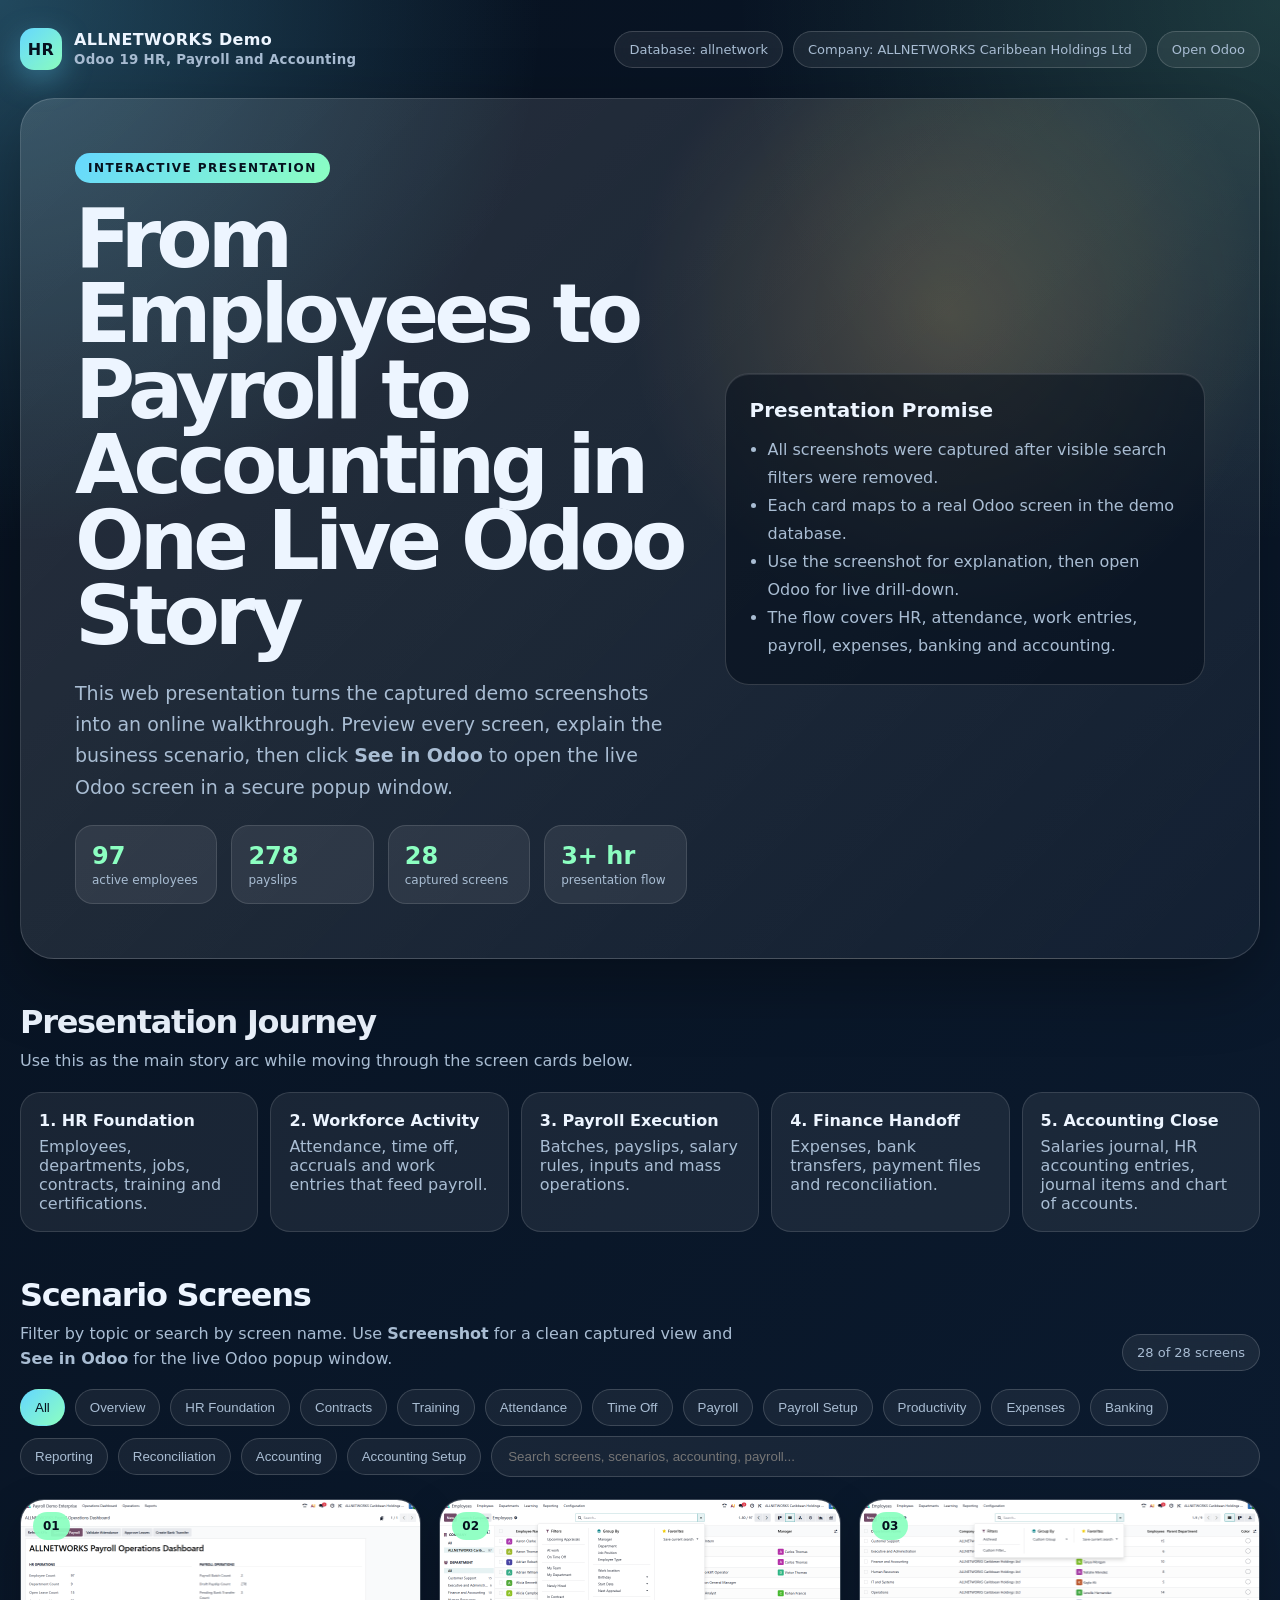
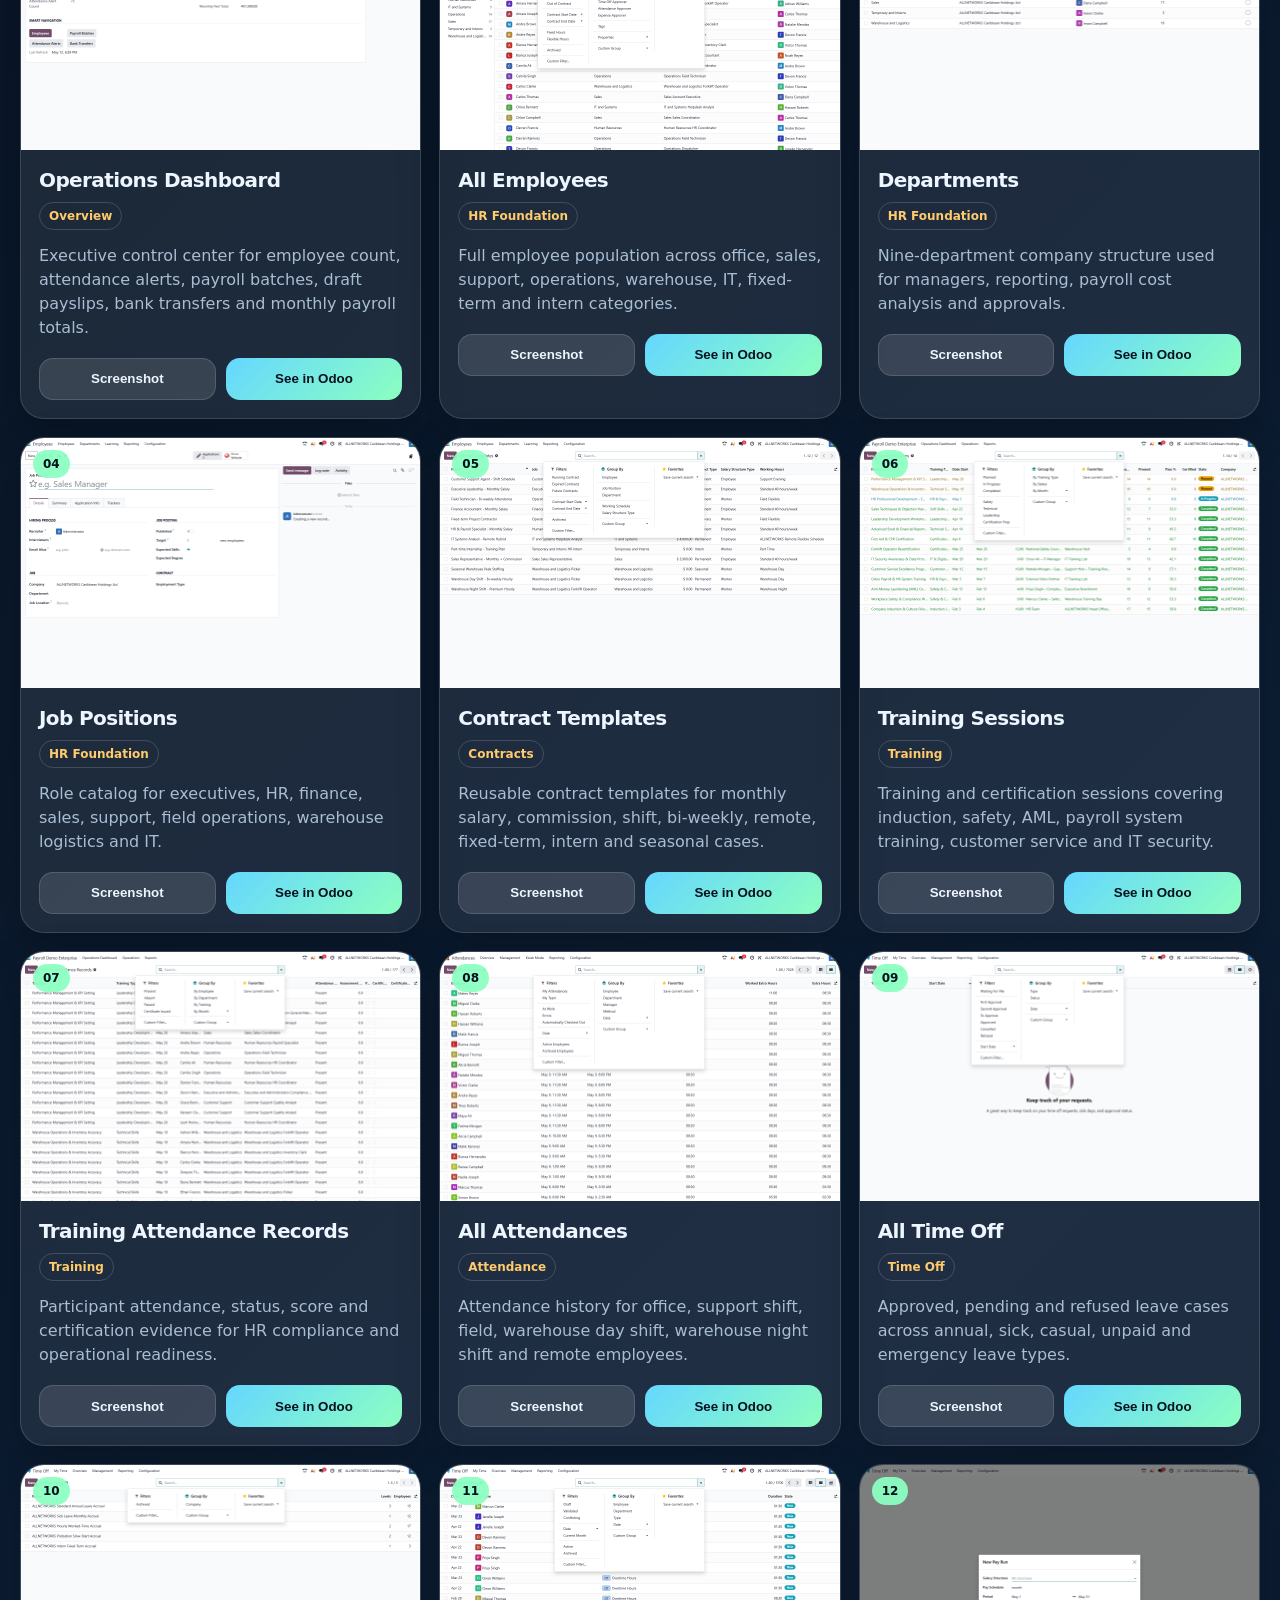
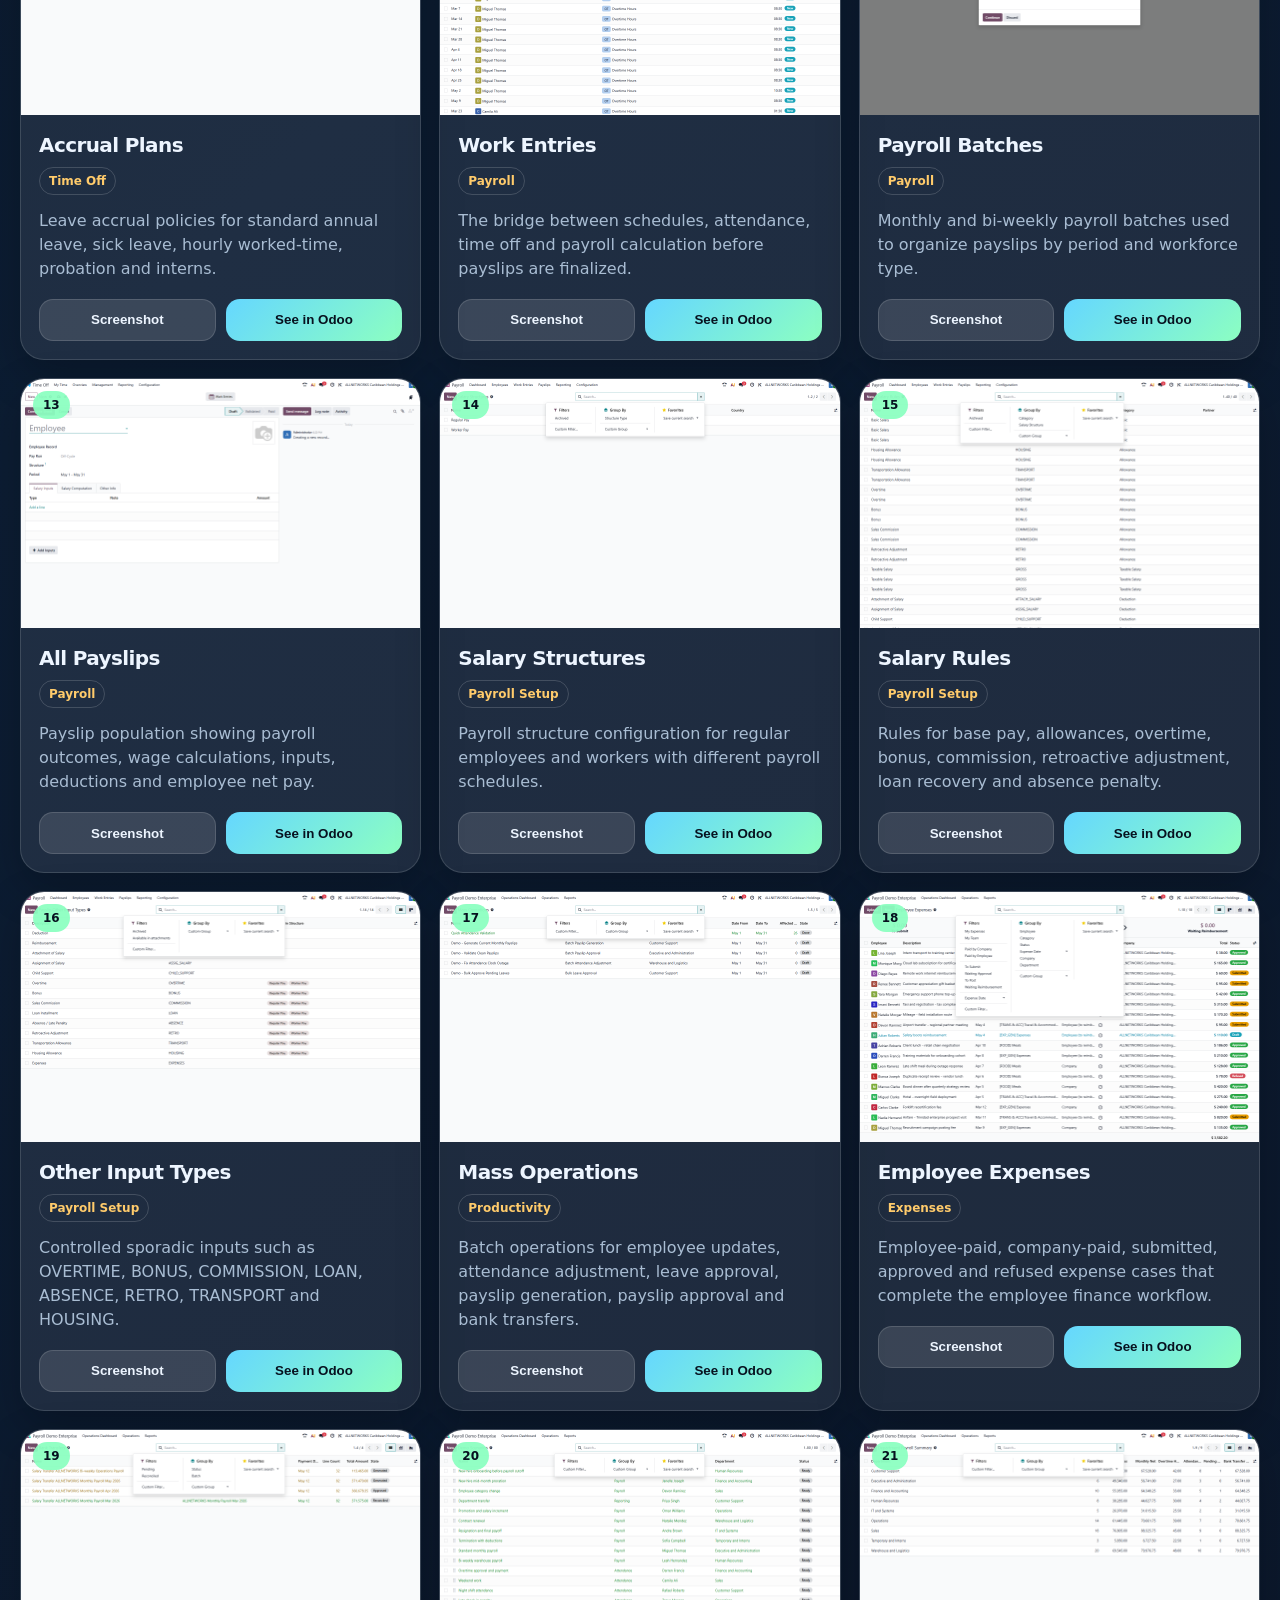
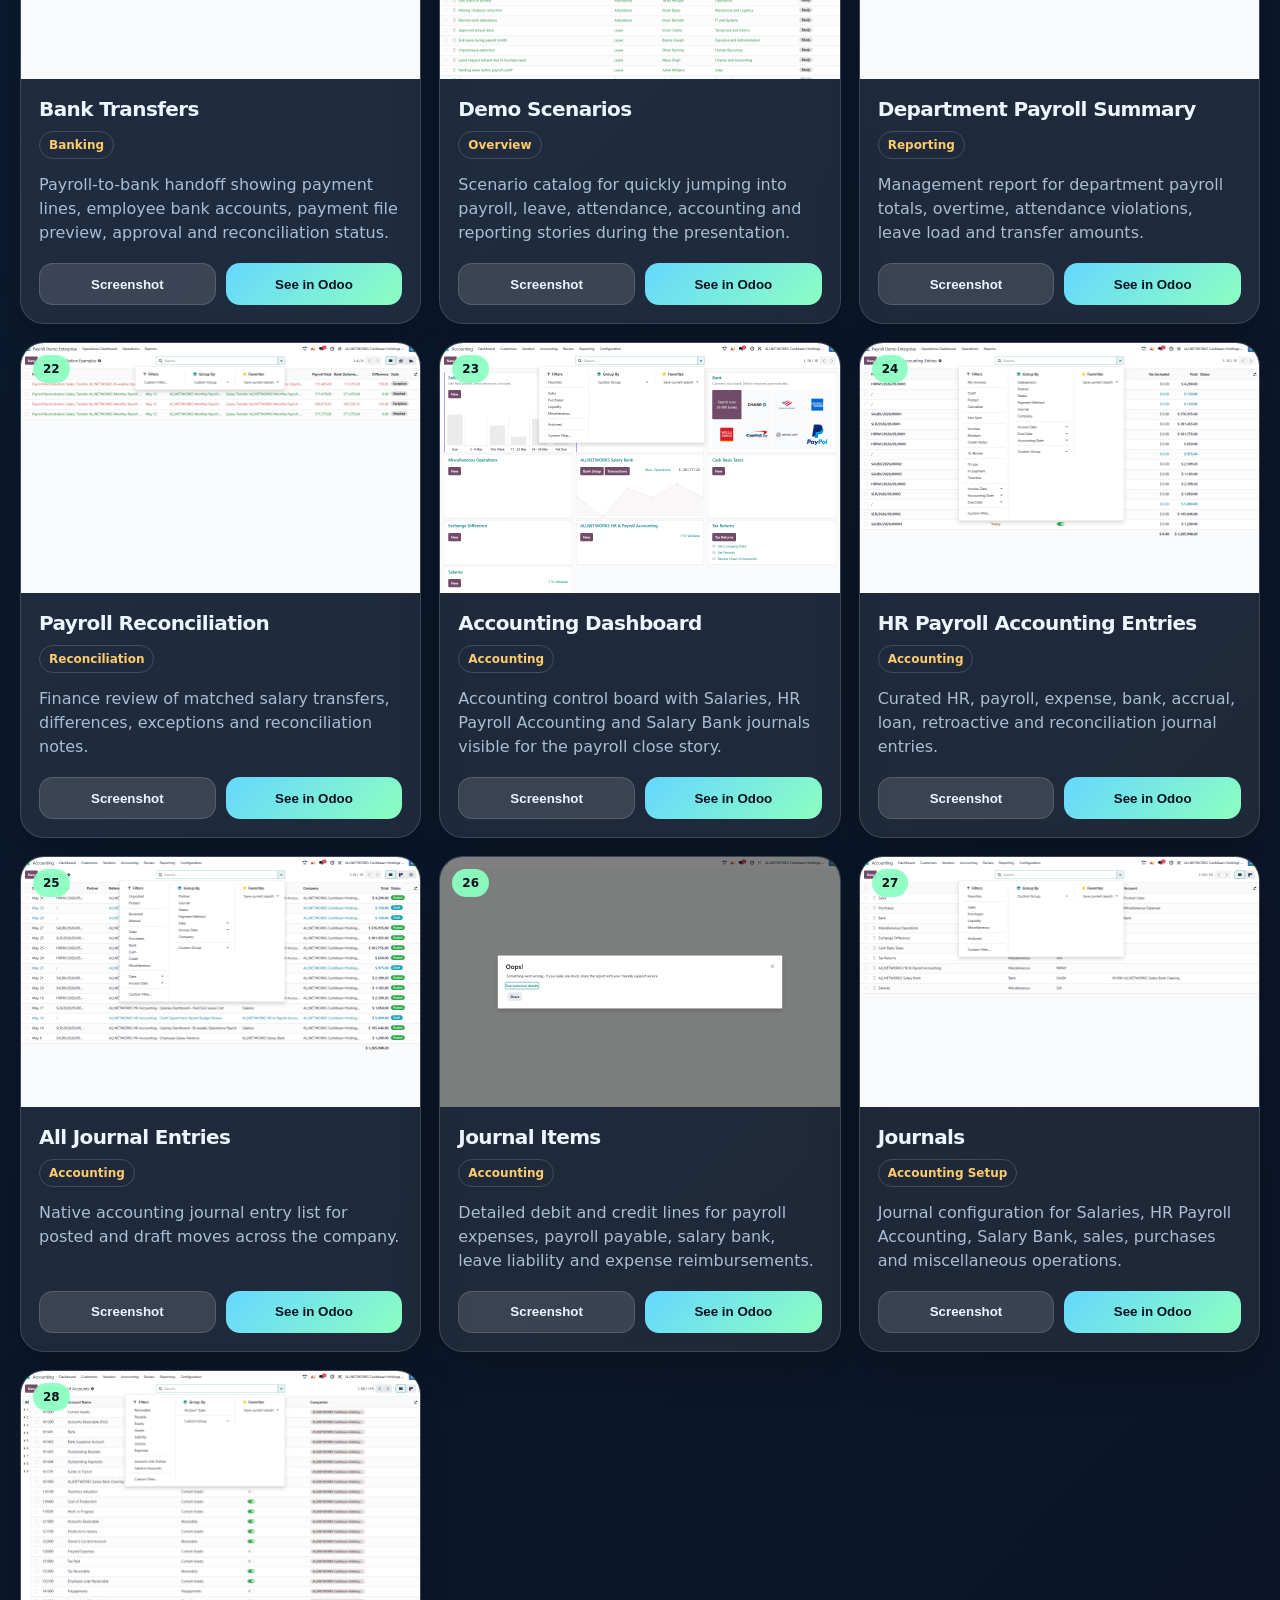
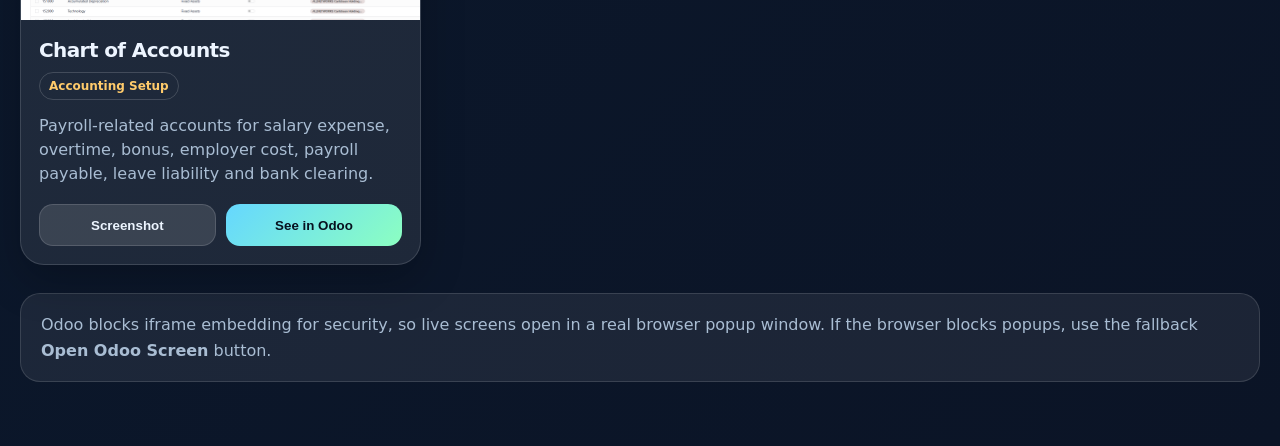
<file: docs/online_presentation/index.html>
<!doctype html>
<html lang="en">
<head>
  <meta charset="utf-8" />
  <meta name="viewport" content="width=device-width, initial-scale=1" />
  <title>ALLNETWORKS HR Payroll Accounting Demo</title>
  <style>
    :root {
      --bg: #07111f;
      --panel: rgba(255, 255, 255, 0.08);
      --panel-strong: rgba(255, 255, 255, 0.13);
      --text: #edf5ff;
      --muted: #a9bdd3;
      --brand: #65d7ff;
      --brand-2: #8cffc1;
      --accent: #ffcb6b;
      --danger: #ff7a90;
      --shadow: 0 24px 70px rgba(0, 0, 0, 0.32);
      --radius: 24px;
    }

    * {
      box-sizing: border-box;
    }

    body {
      margin: 0;
      color: var(--text);
      font-family: Inter, ui-sans-serif, system-ui, -apple-system, BlinkMacSystemFont, "Segoe UI", sans-serif;
      background:
        radial-gradient(circle at top left, rgba(101, 215, 255, 0.28), transparent 34rem),
        radial-gradient(circle at top right, rgba(140, 255, 193, 0.16), transparent 34rem),
        linear-gradient(135deg, #07111f 0%, #0c1d33 45%, #0b1426 100%);
      min-height: 100vh;
    }

    a {
      color: inherit;
      text-decoration: none;
    }

    .shell {
      width: min(1440px, calc(100% - 40px));
      margin: 0 auto;
      padding: 28px 0 64px;
    }

    .topbar {
      display: flex;
      align-items: center;
      justify-content: space-between;
      gap: 16px;
      margin-bottom: 28px;
    }

    .brand {
      display: flex;
      align-items: center;
      gap: 12px;
      font-weight: 800;
      letter-spacing: 0.02em;
    }

    .brand-mark {
      display: grid;
      place-items: center;
      width: 42px;
      height: 42px;
      border-radius: 14px;
      color: #06111f;
      background: linear-gradient(135deg, var(--brand), var(--brand-2));
      box-shadow: 0 10px 30px rgba(101, 215, 255, 0.35);
    }

    .top-actions {
      display: flex;
      align-items: center;
      flex-wrap: wrap;
      justify-content: flex-end;
      gap: 10px;
    }

    .pill {
      display: inline-flex;
      align-items: center;
      gap: 8px;
      padding: 10px 14px;
      border: 1px solid rgba(255, 255, 255, 0.16);
      border-radius: 999px;
      color: var(--muted);
      background: rgba(255, 255, 255, 0.07);
      backdrop-filter: blur(16px);
      font-size: 13px;
    }

    .hero {
      position: relative;
      overflow: hidden;
      border: 1px solid rgba(255, 255, 255, 0.16);
      border-radius: 34px;
      padding: 54px;
      background:
        linear-gradient(135deg, rgba(255, 255, 255, 0.13), rgba(255, 255, 255, 0.04)),
        radial-gradient(circle at 75% 25%, rgba(255, 203, 107, 0.2), transparent 20rem);
      box-shadow: var(--shadow);
    }

    .hero-grid {
      display: grid;
      grid-template-columns: minmax(0, 1.12fr) minmax(320px, 0.88fr);
      gap: 38px;
      align-items: center;
    }

    .eyebrow {
      width: fit-content;
      margin-bottom: 18px;
      color: #06111f;
      background: linear-gradient(135deg, var(--brand), var(--brand-2));
      border-radius: 999px;
      padding: 8px 13px;
      font-size: 12px;
      font-weight: 800;
      text-transform: uppercase;
      letter-spacing: 0.12em;
    }

    h1 {
      margin: 0;
      max-width: 940px;
      font-size: clamp(42px, 7vw, 82px);
      line-height: 0.92;
      letter-spacing: -0.06em;
    }

    .hero p {
      max-width: 760px;
      margin: 24px 0 0;
      color: var(--muted);
      font-size: 19px;
      line-height: 1.65;
    }

    .hero-card {
      padding: 24px;
      border-radius: var(--radius);
      background: rgba(4, 13, 26, 0.55);
      border: 1px solid rgba(255, 255, 255, 0.16);
      box-shadow: inset 0 1px 0 rgba(255, 255, 255, 0.1);
    }

    .hero-card h2 {
      margin: 0 0 14px;
      font-size: 20px;
    }

    .hero-card ul {
      margin: 0;
      padding-left: 18px;
      color: var(--muted);
      line-height: 1.75;
    }

    .stats {
      display: grid;
      grid-template-columns: repeat(4, 1fr);
      gap: 14px;
      margin: 22px 0 0;
    }

    .stat {
      padding: 16px;
      border-radius: 18px;
      background: rgba(255, 255, 255, 0.08);
      border: 1px solid rgba(255, 255, 255, 0.12);
    }

    .stat strong {
      display: block;
      font-size: 24px;
      color: var(--brand-2);
    }

    .stat span {
      display: block;
      margin-top: 3px;
      color: var(--muted);
      font-size: 12px;
    }

    .section-head {
      display: flex;
      align-items: end;
      justify-content: space-between;
      gap: 20px;
      margin: 44px 0 18px;
    }

    .section-head h2 {
      margin: 0;
      font-size: 32px;
      letter-spacing: -0.04em;
    }

    .section-head p {
      max-width: 720px;
      margin: 8px 0 0;
      color: var(--muted);
      line-height: 1.55;
    }

    .filters {
      display: flex;
      align-items: center;
      flex-wrap: wrap;
      gap: 10px;
      margin-bottom: 22px;
    }

    .filter-button {
      border: 1px solid rgba(255, 255, 255, 0.16);
      color: var(--muted);
      background: rgba(255, 255, 255, 0.06);
      border-radius: 999px;
      padding: 10px 14px;
      cursor: pointer;
      transition: 0.2s ease;
    }

    .filter-button:hover,
    .filter-button.active {
      color: #07111f;
      background: linear-gradient(135deg, var(--brand), var(--brand-2));
      border-color: transparent;
    }

    .search {
      flex: 1 1 280px;
      min-width: 220px;
      border: 1px solid rgba(255, 255, 255, 0.16);
      color: var(--text);
      background: rgba(255, 255, 255, 0.06);
      border-radius: 999px;
      padding: 12px 16px;
      outline: none;
    }

    .grid {
      display: grid;
      grid-template-columns: repeat(3, minmax(0, 1fr));
      gap: 18px;
    }

    .card {
      overflow: hidden;
      border-radius: var(--radius);
      background: rgba(255, 255, 255, 0.08);
      border: 1px solid rgba(255, 255, 255, 0.14);
      box-shadow: 0 16px 44px rgba(0, 0, 0, 0.22);
      transition: transform 0.2s ease, border-color 0.2s ease, background 0.2s ease;
    }

    .card:hover {
      transform: translateY(-4px);
      border-color: rgba(101, 215, 255, 0.45);
      background: rgba(255, 255, 255, 0.11);
    }

    .thumb-wrap {
      position: relative;
      aspect-ratio: 16 / 10;
      overflow: hidden;
      background: rgba(0, 0, 0, 0.26);
    }

    .thumb {
      width: 100%;
      height: 100%;
      object-fit: cover;
      object-position: top left;
      display: block;
      transition: transform 0.45s ease;
    }

    .card:hover .thumb {
      transform: scale(1.04);
    }

    .badge {
      position: absolute;
      top: 12px;
      left: 12px;
      border-radius: 999px;
      padding: 7px 10px;
      color: #06111f;
      background: rgba(140, 255, 193, 0.94);
      font-size: 12px;
      font-weight: 800;
    }

    .card-body {
      padding: 18px;
    }

    .card h3 {
      margin: 0;
      font-size: 20px;
      letter-spacing: -0.03em;
    }

    .category {
      display: inline-flex;
      margin-top: 10px;
      border: 1px solid rgba(255, 255, 255, 0.16);
      border-radius: 999px;
      padding: 6px 9px;
      color: var(--accent);
      font-size: 12px;
      font-weight: 700;
    }

    .card p {
      min-height: 72px;
      margin: 14px 0 18px;
      color: var(--muted);
      line-height: 1.5;
    }

    .buttons {
      display: grid;
      grid-template-columns: 1fr 1fr;
      gap: 10px;
    }

    .button {
      display: inline-flex;
      align-items: center;
      justify-content: center;
      gap: 8px;
      min-height: 42px;
      border: 0;
      border-radius: 14px;
      padding: 11px 12px;
      cursor: pointer;
      font-weight: 800;
      transition: 0.2s ease;
    }

    .button.primary {
      color: #07111f;
      background: linear-gradient(135deg, var(--brand), var(--brand-2));
    }

    .button.secondary {
      color: var(--text);
      background: rgba(255, 255, 255, 0.12);
      border: 1px solid rgba(255, 255, 255, 0.14);
    }

    .button:hover {
      transform: translateY(-1px);
      filter: brightness(1.08);
    }

    .journey {
      display: grid;
      grid-template-columns: repeat(5, minmax(0, 1fr));
      gap: 12px;
      margin-top: 18px;
    }

    .journey-step {
      padding: 18px;
      border-radius: 20px;
      color: var(--muted);
      background: rgba(255, 255, 255, 0.07);
      border: 1px solid rgba(255, 255, 255, 0.12);
    }

    .journey-step strong {
      display: block;
      margin-bottom: 7px;
      color: var(--text);
    }

    .modal {
      position: fixed;
      inset: 0;
      z-index: 1000;
      display: none;
      padding: 22px;
      background: rgba(2, 7, 14, 0.82);
      backdrop-filter: blur(10px);
    }

    .modal.open {
      display: grid;
      place-items: center;
    }

    .modal-panel {
      width: min(1500px, 100%);
      height: min(920px, 100%);
      display: flex;
      flex-direction: column;
      overflow: hidden;
      border-radius: 26px;
      background: #091321;
      border: 1px solid rgba(255, 255, 255, 0.17);
      box-shadow: 0 30px 90px rgba(0, 0, 0, 0.5);
    }

    .modal-head {
      display: flex;
      align-items: center;
      justify-content: space-between;
      gap: 16px;
      padding: 14px 16px 14px 20px;
      border-bottom: 1px solid rgba(255, 255, 255, 0.1);
    }

    .modal-title {
      font-weight: 900;
    }

    .modal-actions {
      display: flex;
      align-items: center;
      gap: 10px;
    }

    .modal-close {
      width: 40px;
      height: 40px;
      border: 0;
      border-radius: 14px;
      color: var(--text);
      background: rgba(255, 255, 255, 0.12);
      cursor: pointer;
      font-size: 22px;
    }

    .modal-body {
      flex: 1;
      min-height: 0;
      background: #050b14;
    }

    .modal-body img,
    .modal-body iframe {
      width: 100%;
      height: 100%;
      border: 0;
      display: block;
    }

    .modal-body img {
      object-fit: contain;
      background: #050b14;
    }

    .note {
      margin-top: 28px;
      padding: 18px 20px;
      border-radius: 20px;
      color: var(--muted);
      background: rgba(255, 255, 255, 0.07);
      border: 1px solid rgba(255, 255, 255, 0.13);
      line-height: 1.6;
    }

    @media (max-width: 1100px) {
      .hero-grid,
      .grid {
        grid-template-columns: 1fr 1fr;
      }

      .journey {
        grid-template-columns: 1fr 1fr;
      }
    }

    @media (max-width: 760px) {
      .shell {
        width: min(100% - 24px, 1440px);
      }

      .topbar,
      .section-head {
        align-items: flex-start;
        flex-direction: column;
      }

      .hero {
        padding: 30px;
      }

      .hero-grid,
      .grid,
      .stats,
      .journey {
        grid-template-columns: 1fr;
      }

      .buttons {
        grid-template-columns: 1fr;
      }
    }
  </style>
</head>
<body>
  <main class="shell">
    <nav class="topbar">
      <div class="brand">
        <div class="brand-mark">HR</div>
        <div>
          <div>ALLNETWORKS Demo</div>
          <small style="color: var(--muted)">Odoo 19 HR, Payroll and Accounting</small>
        </div>
      </div>
      <div class="top-actions">
        <span class="pill">Database: allnetwork</span>
        <span class="pill">Company: ALLNETWORKS Caribbean Holdings Ltd</span>
        <a class="pill" href="http://127.0.0.1:8072/web" target="_blank" rel="noreferrer">Open Odoo</a>
      </div>
    </nav>

    <section class="hero">
      <div class="hero-grid">
        <div>
          <div class="eyebrow">Interactive Presentation</div>
          <h1>From Employees to Payroll to Accounting in One Live Odoo Story</h1>
          <p>
            This web presentation turns the captured demo screenshots into an online walkthrough.
            Preview every screen, explain the business scenario, then click <strong>See in Odoo</strong>
            to open the live Odoo screen in a secure popup window.
          </p>
          <div class="stats">
            <div class="stat"><strong>97</strong><span>active employees</span></div>
            <div class="stat"><strong>278</strong><span>payslips</span></div>
            <div class="stat"><strong>28</strong><span>captured screens</span></div>
            <div class="stat"><strong>3+ hr</strong><span>presentation flow</span></div>
          </div>
        </div>
        <aside class="hero-card">
          <h2>Presentation Promise</h2>
          <ul>
            <li>All screenshots were captured after visible search filters were removed.</li>
            <li>Each card maps to a real Odoo screen in the demo database.</li>
            <li>Use the screenshot for explanation, then open Odoo for live drill-down.</li>
            <li>The flow covers HR, attendance, work entries, payroll, expenses, banking and accounting.</li>
          </ul>
        </aside>
      </div>
    </section>

    <section>
      <div class="section-head">
        <div>
          <h2>Presentation Journey</h2>
          <p>Use this as the main story arc while moving through the screen cards below.</p>
        </div>
      </div>
      <div class="journey">
        <div class="journey-step"><strong>1. HR Foundation</strong>Employees, departments, jobs, contracts, training and certifications.</div>
        <div class="journey-step"><strong>2. Workforce Activity</strong>Attendance, time off, accruals and work entries that feed payroll.</div>
        <div class="journey-step"><strong>3. Payroll Execution</strong>Batches, payslips, salary rules, inputs and mass operations.</div>
        <div class="journey-step"><strong>4. Finance Handoff</strong>Expenses, bank transfers, payment files and reconciliation.</div>
        <div class="journey-step"><strong>5. Accounting Close</strong>Salaries journal, HR accounting entries, journal items and chart of accounts.</div>
      </div>
    </section>

    <section>
      <div class="section-head">
        <div>
          <h2>Scenario Screens</h2>
          <p>Filter by topic or search by screen name. Use <strong>Screenshot</strong> for a clean captured view and <strong>See in Odoo</strong> for the live Odoo popup window.</p>
        </div>
        <span class="pill" id="screenCount"></span>
      </div>
      <div class="filters" id="filters"></div>
      <div class="grid" id="screenGrid"></div>
    </section>

    <div class="note">
      Odoo blocks iframe embedding for security, so live screens open in a real browser popup window.
      If the browser blocks popups, use the fallback <strong>Open Odoo Screen</strong> button.
    </div>
  </main>

  <div class="modal" id="modal">
    <div class="modal-panel">
      <div class="modal-head">
        <div class="modal-title" id="modalTitle">Preview</div>
        <div class="modal-actions">
          <a class="button secondary" id="openFullTab" target="_blank" rel="noreferrer" style="display:none">Open Full Tab</a>
          <button class="modal-close" type="button" id="modalClose" aria-label="Close">x</button>
        </div>
      </div>
      <div class="modal-body" id="modalBody"></div>
    </div>
  </div>

  <script>
    const ODOO_BASE = "http://127.0.0.1:8072";
    const COMPANY_ID = 2;
    const SCREENSHOT_BASE = "../scenario_screenshots/20260512_201721/";

    const screens = [
      {
        number: "01",
        title: "Operations Dashboard",
        category: "Overview",
        image: "01_operations_dashboard-operations-dashboard.png",
        action: 541,
        model: "hr.payroll.demo.dashboard",
        view: "form",
        description: "Executive control center for employee count, attendance alerts, payroll batches, draft payslips, bank transfers and monthly payroll totals."
      },
      {
        number: "02",
        title: "All Employees",
        category: "HR Foundation",
        image: "02_employees_all-all-employees.png",
        action: 320,
        model: "hr.employee",
        view: "list",
        description: "Full employee population across office, sales, support, operations, warehouse, IT, fixed-term and intern categories."
      },
      {
        number: "03",
        title: "Departments",
        category: "HR Foundation",
        image: "03_departments-departments.png",
        action: 325,
        model: "hr.department",
        view: "list",
        description: "Nine-department company structure used for managers, reporting, payroll cost analysis and approvals."
      },
      {
        number: "04",
        title: "Job Positions",
        category: "HR Foundation",
        image: "04_job_positions-job-positions.png",
        action: 314,
        model: "hr.job",
        view: "list",
        description: "Role catalog for executives, HR, finance, sales, support, field operations, warehouse logistics and IT."
      },
      {
        number: "05",
        title: "Contract Templates",
        category: "Contracts",
        image: "05_contract_templates-contract-templates.png",
        action: 311,
        model: "hr.version",
        view: "list",
        description: "Reusable contract templates for monthly salary, commission, shift, bi-weekly, remote, fixed-term, intern and seasonal cases."
      },
      {
        number: "06",
        title: "Training Sessions",
        category: "Training",
        image: "06_training_sessions-training-sessions.png",
        action: 576,
        model: "hr.payroll.demo.training",
        view: "list",
        description: "Training and certification sessions covering induction, safety, AML, payroll system training, customer service and IT security."
      },
      {
        number: "07",
        title: "Training Attendance Records",
        category: "Training",
        image: "07_training_attendance-training-attendance-records.png",
        action: 578,
        model: "hr.payroll.demo.training.attendance",
        view: "list",
        description: "Participant attendance, status, score and certification evidence for HR compliance and operational readiness."
      },
      {
        number: "08",
        title: "All Attendances",
        category: "Attendance",
        image: "08_attendances_all-all-attendances.png",
        action: 355,
        model: "hr.attendance",
        view: "list",
        description: "Attendance history for office, support shift, field, warehouse day shift, warehouse night shift and remote employees."
      },
      {
        number: "09",
        title: "All Time Off",
        category: "Time Off",
        image: "09_time_off_all-all-time-off.png",
        action: 371,
        model: "hr.leave",
        view: "list",
        description: "Approved, pending and refused leave cases across annual, sick, casual, unpaid and emergency leave types."
      },
      {
        number: "10",
        title: "Accrual Plans",
        category: "Time Off",
        image: "10_accrual_plans-accrual-plans.png",
        action: 382,
        model: "hr.leave.accrual.plan",
        view: "list",
        description: "Leave accrual policies for standard annual leave, sick leave, hourly worked-time, probation and interns."
      },
      {
        number: "11",
        title: "Work Entries",
        category: "Payroll",
        image: "11_work_entries-work-entries.png",
        action: 407,
        model: "hr.work.entry",
        view: "list",
        description: "The bridge between schedules, attendance, time off and payroll calculation before payslips are finalized."
      },
      {
        number: "12",
        title: "Payroll Batches",
        category: "Payroll",
        image: "12_payroll_batches-payroll-batches.png",
        action: 489,
        model: "hr.payslip.run",
        view: "list",
        description: "Monthly and bi-weekly payroll batches used to organize payslips by period and workforce type."
      },
      {
        number: "13",
        title: "All Payslips",
        category: "Payroll",
        image: "13_payslips_all-all-payslips.png",
        action: 468,
        model: "hr.payslip",
        view: "list",
        description: "Payslip population showing payroll outcomes, wage calculations, inputs, deductions and employee net pay."
      },
      {
        number: "14",
        title: "Salary Structures",
        category: "Payroll Setup",
        image: "14_salary_structures-salary-structures.png",
        action: 471,
        model: "hr.payroll.structure",
        view: "list",
        description: "Payroll structure configuration for regular employees and workers with different payroll schedules."
      },
      {
        number: "15",
        title: "Salary Rules",
        category: "Payroll Setup",
        image: "15_salary_rules-salary-rules.png",
        action: 475,
        model: "hr.salary.rule",
        view: "list",
        description: "Rules for base pay, allowances, overtime, bonus, commission, retroactive adjustment, loan recovery and absence penalty."
      },
      {
        number: "16",
        title: "Other Input Types",
        category: "Payroll Setup",
        image: "16_other_input_types-other-input-types.png",
        action: 493,
        model: "hr.payslip.input.type",
        view: "list",
        description: "Controlled sporadic inputs such as OVERTIME, BONUS, COMMISSION, LOAN, ABSENCE, RETRO, TRANSPORT and HOUSING."
      },
      {
        number: "17",
        title: "Mass Operations",
        category: "Productivity",
        image: "17_mass_operations-mass-operations.png",
        action: 540,
        model: "hr.payroll.demo.mass.operation",
        view: "list",
        description: "Batch operations for employee updates, attendance adjustment, leave approval, payslip generation, payslip approval and bank transfers."
      },
      {
        number: "18",
        title: "Employee Expenses",
        category: "Expenses",
        image: "18_employee_expenses-employee-expenses.png",
        action: 564,
        model: "hr.expense",
        view: "list",
        description: "Employee-paid, company-paid, submitted, approved and refused expense cases that complete the employee finance workflow."
      },
      {
        number: "19",
        title: "Bank Transfers",
        category: "Banking",
        image: "19_bank_transfers-bank-transfers.png",
        action: 539,
        model: "hr.payroll.demo.bank.transfer",
        view: "list",
        description: "Payroll-to-bank handoff showing payment lines, employee bank accounts, payment file preview, approval and reconciliation status."
      },
      {
        number: "20",
        title: "Demo Scenarios",
        category: "Overview",
        image: "20_demo_scenarios-demo-scenarios.png",
        action: 542,
        model: "hr.payroll.demo.scenario",
        view: "list",
        description: "Scenario catalog for quickly jumping into payroll, leave, attendance, accounting and reporting stories during the presentation."
      },
      {
        number: "21",
        title: "Department Payroll Summary",
        category: "Reporting",
        image: "21_department_payroll_summary-department-payroll-summary.png",
        action: 543,
        model: "hr.payroll.demo.department.summary",
        view: "list",
        description: "Management report for department payroll totals, overtime, attendance violations, leave load and transfer amounts."
      },
      {
        number: "22",
        title: "Payroll Reconciliation",
        category: "Reconciliation",
        image: "22_payroll_reconciliation-payroll-reconciliation.png",
        action: 544,
        model: "hr.payroll.demo.reconciliation",
        view: "list",
        description: "Finance review of matched salary transfers, differences, exceptions and reconciliation notes."
      },
      {
        number: "23",
        title: "Accounting Dashboard",
        category: "Accounting",
        image: "23_accounting_dashboard-accounting-dashboard.png",
        action: 299,
        model: "account.journal",
        view: "kanban",
        description: "Accounting control board with Salaries, HR Payroll Accounting and Salary Bank journals visible for the payroll close story."
      },
      {
        number: "24",
        title: "HR Payroll Accounting Entries",
        category: "Accounting",
        image: "24_hr_payroll_accounting_entries-hr-payroll-accounting-entries.png",
        action: 781,
        model: "account.move",
        view: "list",
        description: "Curated HR, payroll, expense, bank, accrual, loan, retroactive and reconciliation journal entries."
      },
      {
        number: "25",
        title: "All Journal Entries",
        category: "Accounting",
        image: "25_all_journal_entries-all-journal-entries.png",
        action: 257,
        model: "account.move",
        view: "list",
        description: "Native accounting journal entry list for posted and draft moves across the company."
      },
      {
        number: "26",
        title: "Journal Items",
        category: "Accounting",
        image: "26_journal_items-journal-items.png",
        action: 256,
        model: "account.move.line",
        view: "list",
        description: "Detailed debit and credit lines for payroll expenses, payroll payable, salary bank, leave liability and expense reimbursements."
      },
      {
        number: "27",
        title: "Journals",
        category: "Accounting Setup",
        image: "27_journals-journals.png",
        action: 275,
        model: "account.journal",
        view: "list",
        description: "Journal configuration for Salaries, HR Payroll Accounting, Salary Bank, sales, purchases and miscellaneous operations."
      },
      {
        number: "28",
        title: "Chart of Accounts",
        category: "Accounting Setup",
        image: "28_chart_of_accounts-chart-of-accounts.png",
        action: 273,
        model: "account.account",
        view: "list",
        description: "Payroll-related accounts for salary expense, overtime, bonus, employer cost, payroll payable, leave liability and bank clearing."
      }
    ];

    const grid = document.getElementById("screenGrid");
    const filters = document.getElementById("filters");
    const screenCount = document.getElementById("screenCount");
    const modal = document.getElementById("modal");
    const modalTitle = document.getElementById("modalTitle");
    const modalBody = document.getElementById("modalBody");
    const modalClose = document.getElementById("modalClose");
    const openFullTab = document.getElementById("openFullTab");

    let activeCategory = "All";
    let searchText = "";

    function odooUrl(screen) {
      const params = new URLSearchParams();
      params.set("cids", COMPANY_ID);
      params.set("action", screen.action);
      params.set("model", screen.model);
      params.set("view_type", screen.view);
      return `${ODOO_BASE}/web#${params.toString()}`;
    }

    function screenshotUrl(screen) {
      return `${SCREENSHOT_BASE}${screen.image}`;
    }

    function categories() {
      return ["All", ...Array.from(new Set(screens.map((screen) => screen.category)))];
    }

    function renderFilters() {
      filters.innerHTML = "";
      categories().forEach((category) => {
        const button = document.createElement("button");
        button.className = `filter-button${category === activeCategory ? " active" : ""}`;
        button.textContent = category;
        button.type = "button";
        button.addEventListener("click", () => {
          activeCategory = category;
          render();
        });
        filters.appendChild(button);
      });

      const search = document.createElement("input");
      search.className = "search";
      search.placeholder = "Search screens, scenarios, accounting, payroll...";
      search.value = searchText;
      search.addEventListener("input", (event) => {
        searchText = event.target.value.toLowerCase();
        renderCards();
      });
      filters.appendChild(search);
    }

    function visibleScreens() {
      return screens.filter((screen) => {
        const matchesCategory = activeCategory === "All" || screen.category === activeCategory;
        const haystack = `${screen.title} ${screen.category} ${screen.description} ${screen.model}`.toLowerCase();
        return matchesCategory && haystack.includes(searchText);
      });
    }

    function renderCards() {
      const data = visibleScreens();
      screenCount.textContent = `${data.length} of ${screens.length} screens`;
      grid.innerHTML = "";
      data.forEach((screen) => {
        const article = document.createElement("article");
        article.className = "card";
        article.innerHTML = `
          <div class="thumb-wrap">
            <img class="thumb" src="${screenshotUrl(screen)}" alt="${screen.title} screenshot" loading="lazy" />
            <span class="badge">${screen.number}</span>
          </div>
          <div class="card-body">
            <h3>${screen.title}</h3>
            <span class="category">${screen.category}</span>
            <p>${screen.description}</p>
            <div class="buttons">
              <button class="button secondary" type="button" data-action="screenshot">Screenshot</button>
              <button class="button primary" type="button" data-action="odoo">See in Odoo</button>
            </div>
          </div>
        `;
        article.querySelector('[data-action="screenshot"]').addEventListener("click", () => showScreenshot(screen));
        article.querySelector('[data-action="odoo"]').addEventListener("click", () => showOdoo(screen));
        grid.appendChild(article);
      });
    }

    function render() {
      renderFilters();
      renderCards();
    }

    function showScreenshot(screen) {
      modalTitle.textContent = `${screen.number}. ${screen.title} - Screenshot`;
      modalBody.innerHTML = `<img src="${screenshotUrl(screen)}" alt="${screen.title} screenshot" />`;
      openFullTab.style.display = "inline-flex";
      openFullTab.href = screenshotUrl(screen);
      openFullTab.textContent = "Open Image";
      modal.classList.add("open");
    }

    function showOdoo(screen) {
      const url = odooUrl(screen);
      const popupName = `odoo_${screen.number}_${screen.title.replace(/[^a-z0-9]/gi, "_")}`;
      const width = Math.min(1500, Math.max(1100, window.screen.availWidth - 120));
      const height = Math.min(920, Math.max(760, window.screen.availHeight - 120));
      const left = Math.max(20, Math.round((window.screen.availWidth - width) / 2));
      const top = Math.max(20, Math.round((window.screen.availHeight - height) / 2));
      const popup = window.open(
        url,
        popupName,
        `popup=yes,width=${width},height=${height},left=${left},top=${top},resizable=yes,scrollbars=yes`
      );

      if (popup) {
        popup.focus();
        return;
      }

      modalTitle.textContent = `${screen.number}. ${screen.title} - Popup Blocked`;
      modalBody.innerHTML = `
        <div style="display:grid;place-items:center;height:100%;padding:32px;text-align:center;color:var(--muted);">
          <div style="max-width:640px;">
            <h2 style="margin:0 0 12px;color:var(--text);">Your browser blocked the Odoo popup.</h2>
            <p style="line-height:1.7;margin:0 0 22px;">
              Odoo cannot be embedded in this presentation because it protects itself from iframe loading.
              Allow popups for this presentation, or open the live screen in a full tab.
            </p>
            <a class="button primary" href="${url}" target="_blank" rel="noreferrer">Open Odoo Screen</a>
          </div>
        </div>
      `;
      openFullTab.style.display = "inline-flex";
      openFullTab.href = url;
      openFullTab.textContent = "Open Full Tab";
      modal.classList.add("open");
    }

    function closeModal() {
      modal.classList.remove("open");
      modalBody.innerHTML = "";
      openFullTab.removeAttribute("href");
    }

    modalClose.addEventListener("click", closeModal);
    modal.addEventListener("click", (event) => {
      if (event.target === modal) {
        closeModal();
      }
    });
    document.addEventListener("keydown", (event) => {
      if (event.key === "Escape") {
        closeModal();
      }
    });

    render();
  </script>
</body>
</html>
</file>
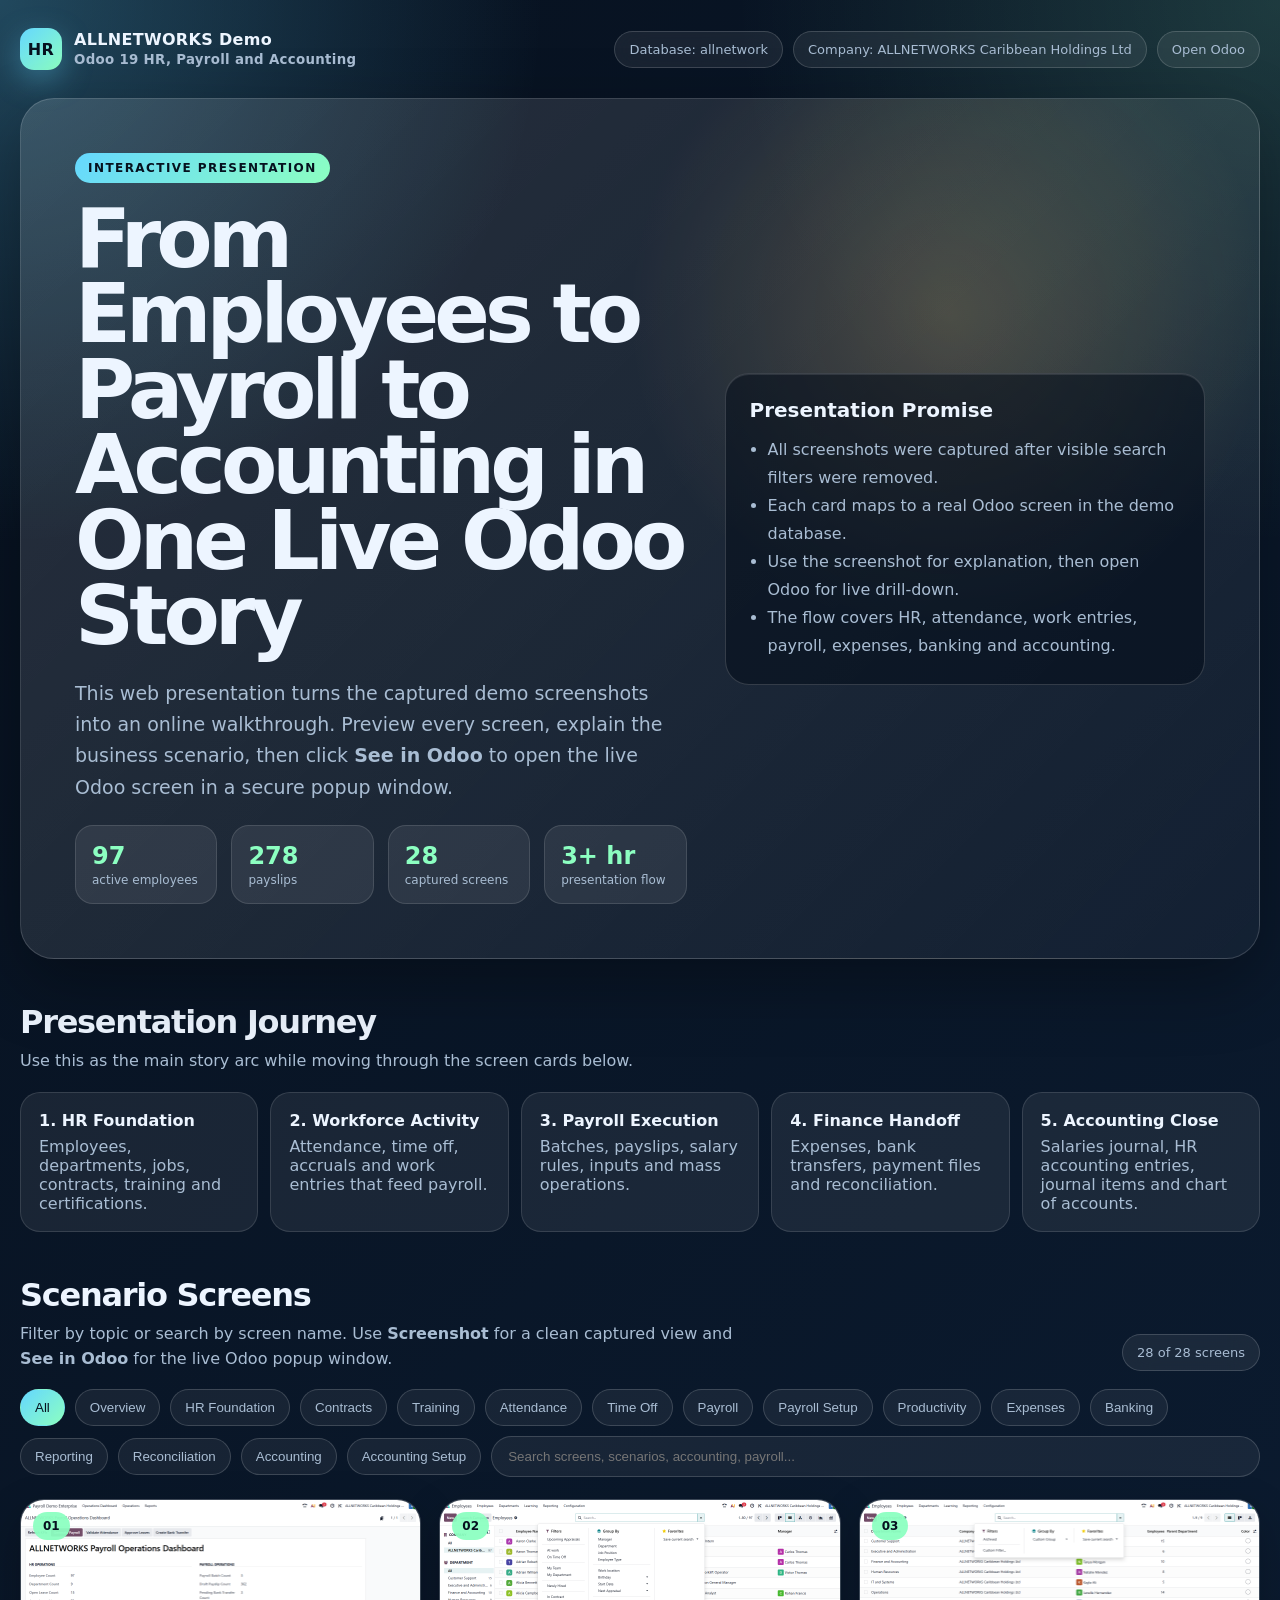
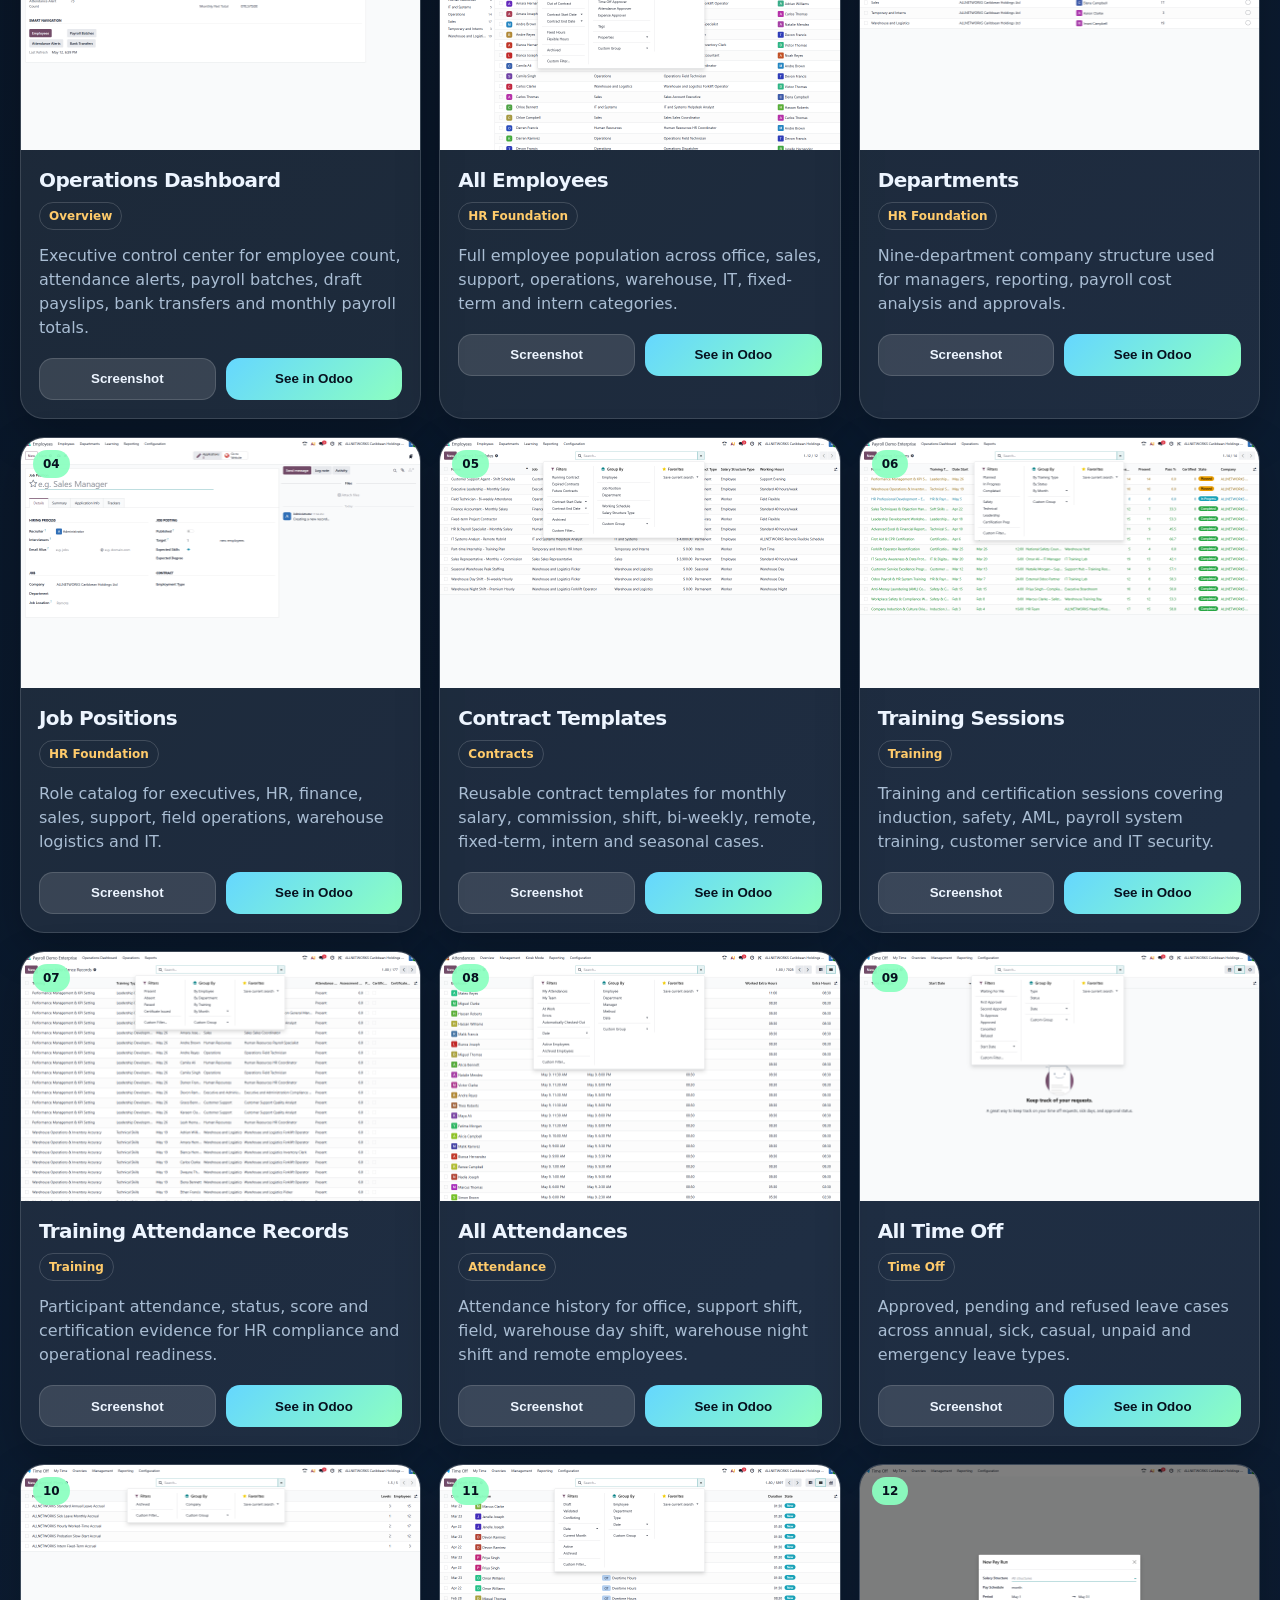
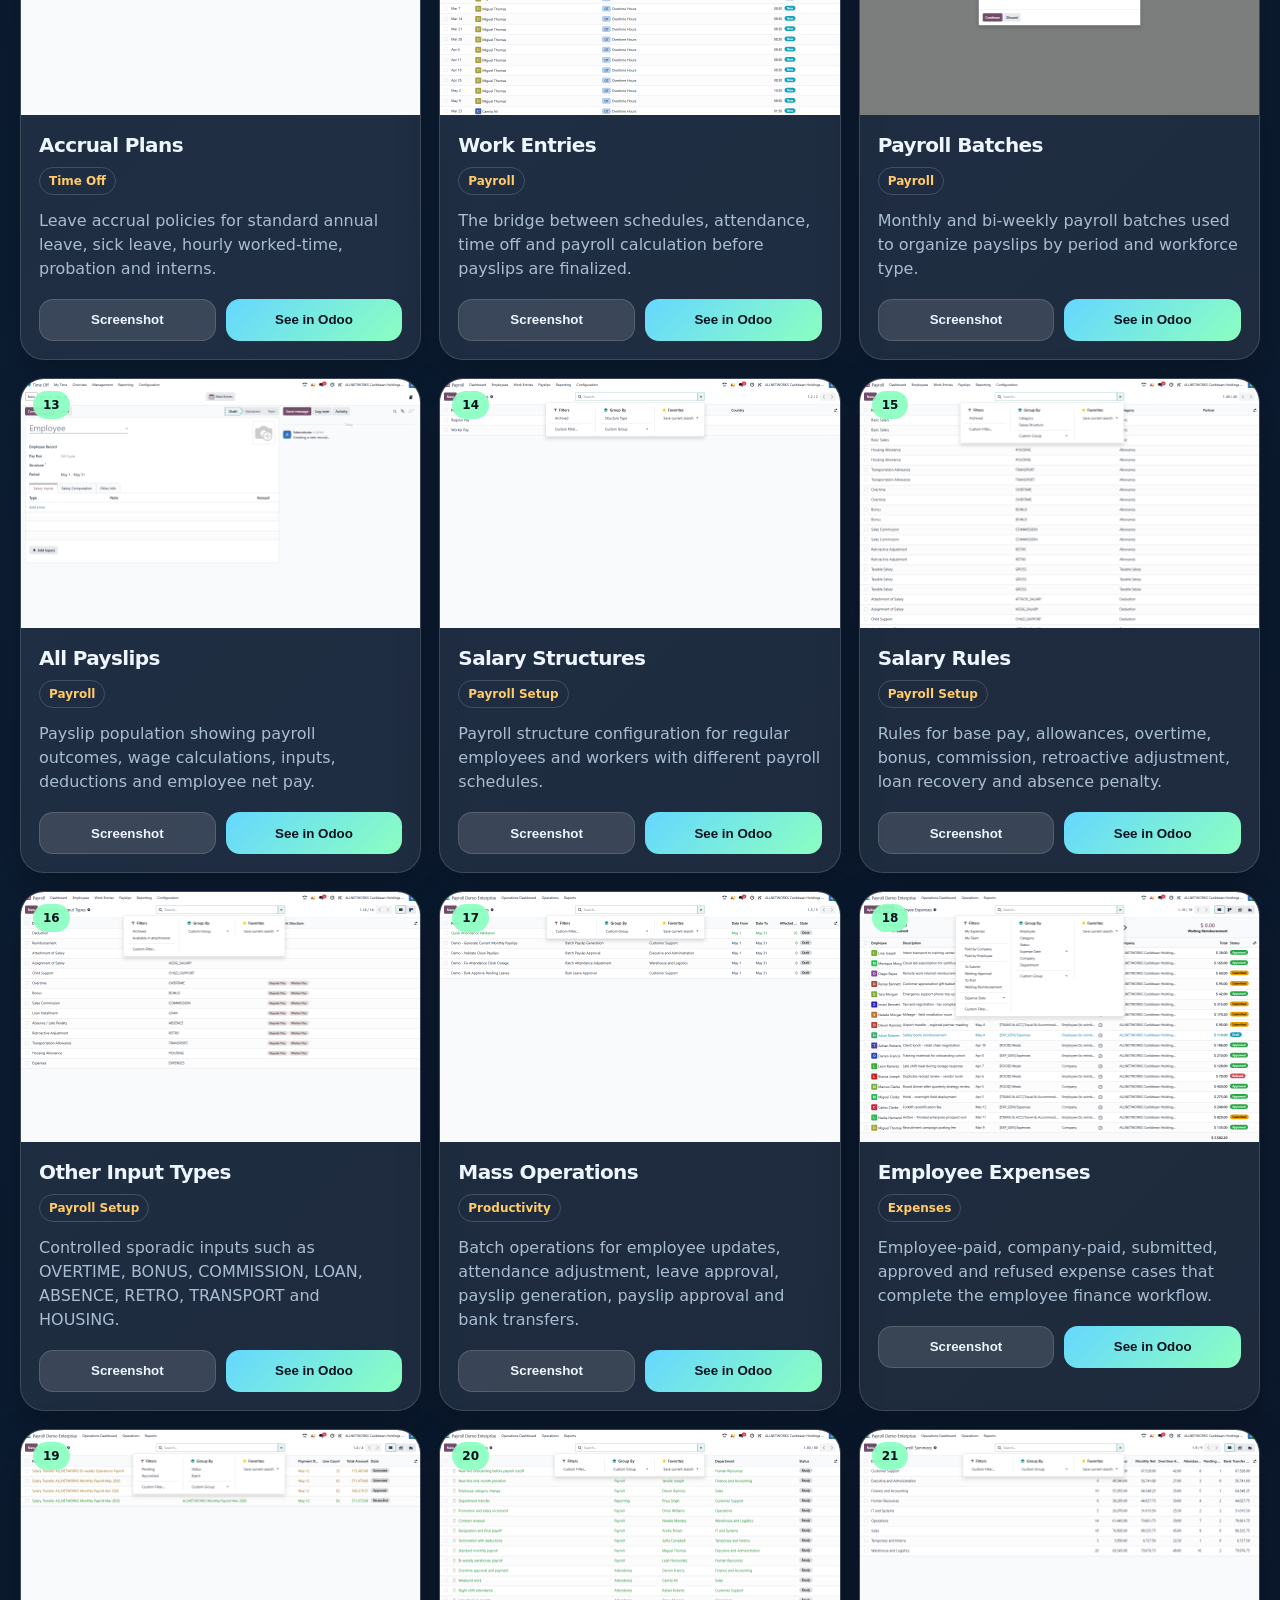
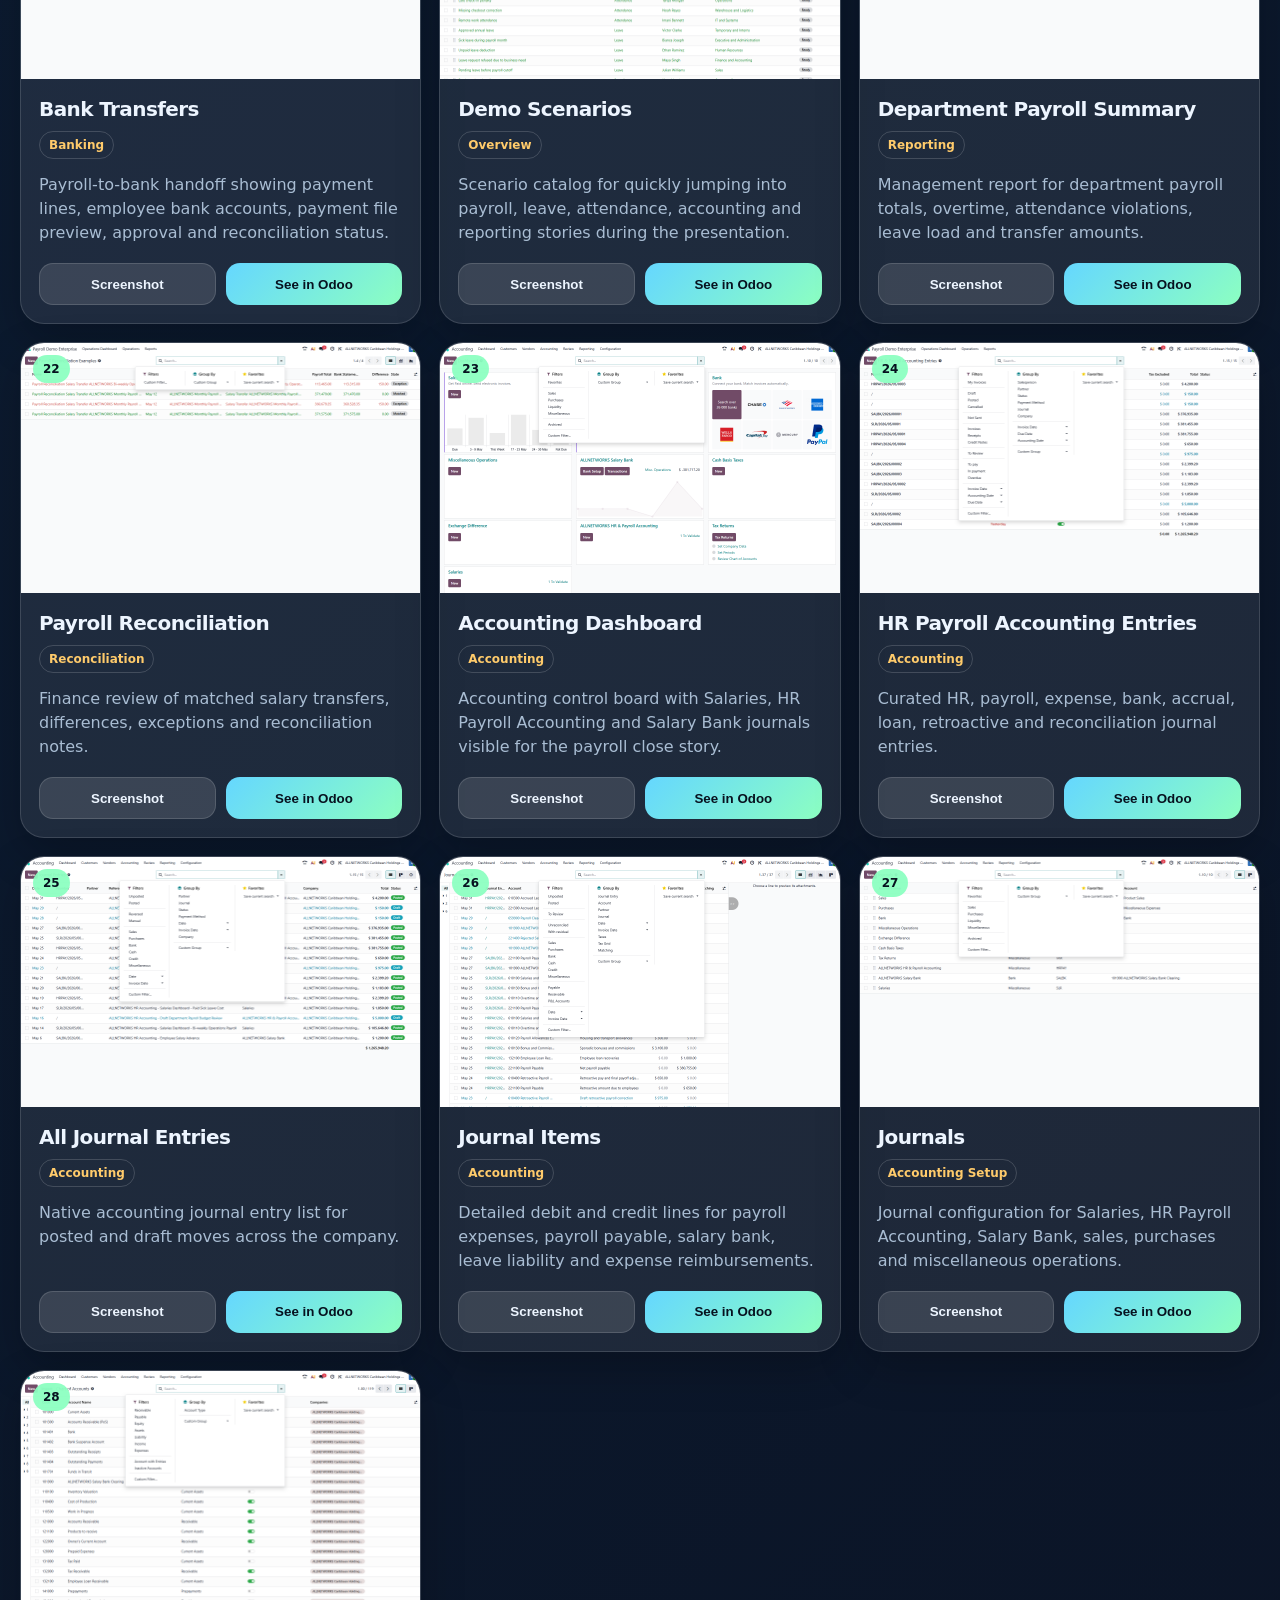
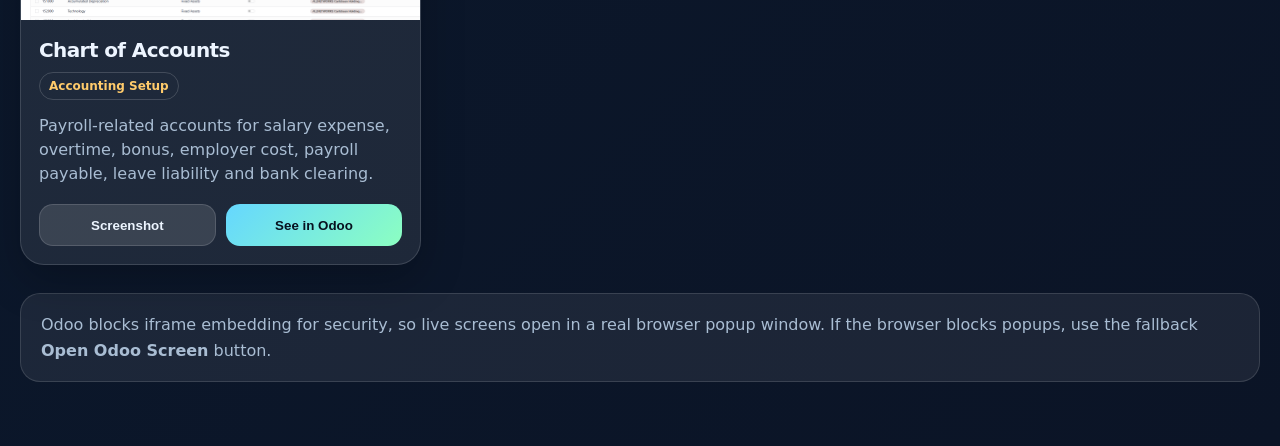
<file: hr_payroll_demo_enterprise/docs/online_presentation/index.html>
<!doctype html>
<html lang="en">
<head>
  <meta charset="utf-8" />
  <meta name="viewport" content="width=device-width, initial-scale=1" />
  <title>ALLNETWORKS HR Payroll Accounting Demo</title>
  <style>
    :root {
      --bg: #07111f;
      --panel: rgba(255, 255, 255, 0.08);
      --panel-strong: rgba(255, 255, 255, 0.13);
      --text: #edf5ff;
      --muted: #a9bdd3;
      --brand: #65d7ff;
      --brand-2: #8cffc1;
      --accent: #ffcb6b;
      --danger: #ff7a90;
      --shadow: 0 24px 70px rgba(0, 0, 0, 0.32);
      --radius: 24px;
    }

    * {
      box-sizing: border-box;
    }

    body {
      margin: 0;
      color: var(--text);
      font-family: Inter, ui-sans-serif, system-ui, -apple-system, BlinkMacSystemFont, "Segoe UI", sans-serif;
      background:
        radial-gradient(circle at top left, rgba(101, 215, 255, 0.28), transparent 34rem),
        radial-gradient(circle at top right, rgba(140, 255, 193, 0.16), transparent 34rem),
        linear-gradient(135deg, #07111f 0%, #0c1d33 45%, #0b1426 100%);
      min-height: 100vh;
    }

    a {
      color: inherit;
      text-decoration: none;
    }

    .shell {
      width: min(1440px, calc(100% - 40px));
      margin: 0 auto;
      padding: 28px 0 64px;
    }

    .topbar {
      display: flex;
      align-items: center;
      justify-content: space-between;
      gap: 16px;
      margin-bottom: 28px;
    }

    .brand {
      display: flex;
      align-items: center;
      gap: 12px;
      font-weight: 800;
      letter-spacing: 0.02em;
    }

    .brand-mark {
      display: grid;
      place-items: center;
      width: 42px;
      height: 42px;
      border-radius: 14px;
      color: #06111f;
      background: linear-gradient(135deg, var(--brand), var(--brand-2));
      box-shadow: 0 10px 30px rgba(101, 215, 255, 0.35);
    }

    .top-actions {
      display: flex;
      align-items: center;
      flex-wrap: wrap;
      justify-content: flex-end;
      gap: 10px;
    }

    .pill {
      display: inline-flex;
      align-items: center;
      gap: 8px;
      padding: 10px 14px;
      border: 1px solid rgba(255, 255, 255, 0.16);
      border-radius: 999px;
      color: var(--muted);
      background: rgba(255, 255, 255, 0.07);
      backdrop-filter: blur(16px);
      font-size: 13px;
    }

    .hero {
      position: relative;
      overflow: hidden;
      border: 1px solid rgba(255, 255, 255, 0.16);
      border-radius: 34px;
      padding: 54px;
      background:
        linear-gradient(135deg, rgba(255, 255, 255, 0.13), rgba(255, 255, 255, 0.04)),
        radial-gradient(circle at 75% 25%, rgba(255, 203, 107, 0.2), transparent 20rem);
      box-shadow: var(--shadow);
    }

    .hero-grid {
      display: grid;
      grid-template-columns: minmax(0, 1.12fr) minmax(320px, 0.88fr);
      gap: 38px;
      align-items: center;
    }

    .eyebrow {
      width: fit-content;
      margin-bottom: 18px;
      color: #06111f;
      background: linear-gradient(135deg, var(--brand), var(--brand-2));
      border-radius: 999px;
      padding: 8px 13px;
      font-size: 12px;
      font-weight: 800;
      text-transform: uppercase;
      letter-spacing: 0.12em;
    }

    h1 {
      margin: 0;
      max-width: 940px;
      font-size: clamp(42px, 7vw, 82px);
      line-height: 0.92;
      letter-spacing: -0.06em;
    }

    .hero p {
      max-width: 760px;
      margin: 24px 0 0;
      color: var(--muted);
      font-size: 19px;
      line-height: 1.65;
    }

    .hero-card {
      padding: 24px;
      border-radius: var(--radius);
      background: rgba(4, 13, 26, 0.55);
      border: 1px solid rgba(255, 255, 255, 0.16);
      box-shadow: inset 0 1px 0 rgba(255, 255, 255, 0.1);
    }

    .hero-card h2 {
      margin: 0 0 14px;
      font-size: 20px;
    }

    .hero-card ul {
      margin: 0;
      padding-left: 18px;
      color: var(--muted);
      line-height: 1.75;
    }

    .stats {
      display: grid;
      grid-template-columns: repeat(4, 1fr);
      gap: 14px;
      margin: 22px 0 0;
    }

    .stat {
      padding: 16px;
      border-radius: 18px;
      background: rgba(255, 255, 255, 0.08);
      border: 1px solid rgba(255, 255, 255, 0.12);
    }

    .stat strong {
      display: block;
      font-size: 24px;
      color: var(--brand-2);
    }

    .stat span {
      display: block;
      margin-top: 3px;
      color: var(--muted);
      font-size: 12px;
    }

    .section-head {
      display: flex;
      align-items: end;
      justify-content: space-between;
      gap: 20px;
      margin: 44px 0 18px;
    }

    .section-head h2 {
      margin: 0;
      font-size: 32px;
      letter-spacing: -0.04em;
    }

    .section-head p {
      max-width: 720px;
      margin: 8px 0 0;
      color: var(--muted);
      line-height: 1.55;
    }

    .filters {
      display: flex;
      align-items: center;
      flex-wrap: wrap;
      gap: 10px;
      margin-bottom: 22px;
    }

    .filter-button {
      border: 1px solid rgba(255, 255, 255, 0.16);
      color: var(--muted);
      background: rgba(255, 255, 255, 0.06);
      border-radius: 999px;
      padding: 10px 14px;
      cursor: pointer;
      transition: 0.2s ease;
    }

    .filter-button:hover,
    .filter-button.active {
      color: #07111f;
      background: linear-gradient(135deg, var(--brand), var(--brand-2));
      border-color: transparent;
    }

    .search {
      flex: 1 1 280px;
      min-width: 220px;
      border: 1px solid rgba(255, 255, 255, 0.16);
      color: var(--text);
      background: rgba(255, 255, 255, 0.06);
      border-radius: 999px;
      padding: 12px 16px;
      outline: none;
    }

    .grid {
      display: grid;
      grid-template-columns: repeat(3, minmax(0, 1fr));
      gap: 18px;
    }

    .card {
      overflow: hidden;
      border-radius: var(--radius);
      background: rgba(255, 255, 255, 0.08);
      border: 1px solid rgba(255, 255, 255, 0.14);
      box-shadow: 0 16px 44px rgba(0, 0, 0, 0.22);
      transition: transform 0.2s ease, border-color 0.2s ease, background 0.2s ease;
    }

    .card:hover {
      transform: translateY(-4px);
      border-color: rgba(101, 215, 255, 0.45);
      background: rgba(255, 255, 255, 0.11);
    }

    .thumb-wrap {
      position: relative;
      aspect-ratio: 16 / 10;
      overflow: hidden;
      background: rgba(0, 0, 0, 0.26);
    }

    .thumb {
      width: 100%;
      height: 100%;
      object-fit: cover;
      object-position: top left;
      display: block;
      transition: transform 0.45s ease;
    }

    .card:hover .thumb {
      transform: scale(1.04);
    }

    .badge {
      position: absolute;
      top: 12px;
      left: 12px;
      border-radius: 999px;
      padding: 7px 10px;
      color: #06111f;
      background: rgba(140, 255, 193, 0.94);
      font-size: 12px;
      font-weight: 800;
    }

    .card-body {
      padding: 18px;
    }

    .card h3 {
      margin: 0;
      font-size: 20px;
      letter-spacing: -0.03em;
    }

    .category {
      display: inline-flex;
      margin-top: 10px;
      border: 1px solid rgba(255, 255, 255, 0.16);
      border-radius: 999px;
      padding: 6px 9px;
      color: var(--accent);
      font-size: 12px;
      font-weight: 700;
    }

    .card p {
      min-height: 72px;
      margin: 14px 0 18px;
      color: var(--muted);
      line-height: 1.5;
    }

    .buttons {
      display: grid;
      grid-template-columns: 1fr 1fr;
      gap: 10px;
    }

    .button {
      display: inline-flex;
      align-items: center;
      justify-content: center;
      gap: 8px;
      min-height: 42px;
      border: 0;
      border-radius: 14px;
      padding: 11px 12px;
      cursor: pointer;
      font-weight: 800;
      transition: 0.2s ease;
    }

    .button.primary {
      color: #07111f;
      background: linear-gradient(135deg, var(--brand), var(--brand-2));
    }

    .button.secondary {
      color: var(--text);
      background: rgba(255, 255, 255, 0.12);
      border: 1px solid rgba(255, 255, 255, 0.14);
    }

    .button:hover {
      transform: translateY(-1px);
      filter: brightness(1.08);
    }

    .journey {
      display: grid;
      grid-template-columns: repeat(5, minmax(0, 1fr));
      gap: 12px;
      margin-top: 18px;
    }

    .journey-step {
      padding: 18px;
      border-radius: 20px;
      color: var(--muted);
      background: rgba(255, 255, 255, 0.07);
      border: 1px solid rgba(255, 255, 255, 0.12);
    }

    .journey-step strong {
      display: block;
      margin-bottom: 7px;
      color: var(--text);
    }

    .modal {
      position: fixed;
      inset: 0;
      z-index: 1000;
      display: none;
      padding: 22px;
      background: rgba(2, 7, 14, 0.82);
      backdrop-filter: blur(10px);
    }

    .modal.open {
      display: grid;
      place-items: center;
    }

    .modal-panel {
      width: min(1500px, 100%);
      height: min(920px, 100%);
      display: flex;
      flex-direction: column;
      overflow: hidden;
      border-radius: 26px;
      background: #091321;
      border: 1px solid rgba(255, 255, 255, 0.17);
      box-shadow: 0 30px 90px rgba(0, 0, 0, 0.5);
    }

    .modal-head {
      display: flex;
      align-items: center;
      justify-content: space-between;
      gap: 16px;
      padding: 14px 16px 14px 20px;
      border-bottom: 1px solid rgba(255, 255, 255, 0.1);
    }

    .modal-title {
      font-weight: 900;
    }

    .modal-actions {
      display: flex;
      align-items: center;
      gap: 10px;
    }

    .modal-close {
      width: 40px;
      height: 40px;
      border: 0;
      border-radius: 14px;
      color: var(--text);
      background: rgba(255, 255, 255, 0.12);
      cursor: pointer;
      font-size: 22px;
    }

    .modal-body {
      flex: 1;
      min-height: 0;
      background: #050b14;
    }

    .modal-body img,
    .modal-body iframe {
      width: 100%;
      height: 100%;
      border: 0;
      display: block;
    }

    .modal-body img {
      object-fit: contain;
      background: #050b14;
    }

    .note {
      margin-top: 28px;
      padding: 18px 20px;
      border-radius: 20px;
      color: var(--muted);
      background: rgba(255, 255, 255, 0.07);
      border: 1px solid rgba(255, 255, 255, 0.13);
      line-height: 1.6;
    }

    @media (max-width: 1100px) {
      .hero-grid,
      .grid {
        grid-template-columns: 1fr 1fr;
      }

      .journey {
        grid-template-columns: 1fr 1fr;
      }
    }

    @media (max-width: 760px) {
      .shell {
        width: min(100% - 24px, 1440px);
      }

      .topbar,
      .section-head {
        align-items: flex-start;
        flex-direction: column;
      }

      .hero {
        padding: 30px;
      }

      .hero-grid,
      .grid,
      .stats,
      .journey {
        grid-template-columns: 1fr;
      }

      .buttons {
        grid-template-columns: 1fr;
      }
    }
  </style>
</head>
<body>
  <main class="shell">
    <nav class="topbar">
      <div class="brand">
        <div class="brand-mark">HR</div>
        <div>
          <div>ALLNETWORKS Demo</div>
          <small style="color: var(--muted)">Odoo 19 HR, Payroll and Accounting</small>
        </div>
      </div>
      <div class="top-actions">
        <span class="pill">Database: allnetwork</span>
        <span class="pill">Company: ALLNETWORKS Caribbean Holdings Ltd</span>
        <a class="pill" href="http://127.0.0.1:8072/web" target="_blank" rel="noreferrer">Open Odoo</a>
      </div>
    </nav>

    <section class="hero">
      <div class="hero-grid">
        <div>
          <div class="eyebrow">Interactive Presentation</div>
          <h1>From Employees to Payroll to Accounting in One Live Odoo Story</h1>
          <p>
            This web presentation turns the captured demo screenshots into an online walkthrough.
            Preview every screen, explain the business scenario, then click <strong>See in Odoo</strong>
            to open the live Odoo screen in a secure popup window.
          </p>
          <div class="stats">
            <div class="stat"><strong>97</strong><span>active employees</span></div>
            <div class="stat"><strong>278</strong><span>payslips</span></div>
            <div class="stat"><strong>28</strong><span>captured screens</span></div>
            <div class="stat"><strong>3+ hr</strong><span>presentation flow</span></div>
          </div>
        </div>
        <aside class="hero-card">
          <h2>Presentation Promise</h2>
          <ul>
            <li>All screenshots were captured after visible search filters were removed.</li>
            <li>Each card maps to a real Odoo screen in the demo database.</li>
            <li>Use the screenshot for explanation, then open Odoo for live drill-down.</li>
            <li>The flow covers HR, attendance, work entries, payroll, expenses, banking and accounting.</li>
          </ul>
        </aside>
      </div>
    </section>

    <section>
      <div class="section-head">
        <div>
          <h2>Presentation Journey</h2>
          <p>Use this as the main story arc while moving through the screen cards below.</p>
        </div>
      </div>
      <div class="journey">
        <div class="journey-step"><strong>1. HR Foundation</strong>Employees, departments, jobs, contracts, training and certifications.</div>
        <div class="journey-step"><strong>2. Workforce Activity</strong>Attendance, time off, accruals and work entries that feed payroll.</div>
        <div class="journey-step"><strong>3. Payroll Execution</strong>Batches, payslips, salary rules, inputs and mass operations.</div>
        <div class="journey-step"><strong>4. Finance Handoff</strong>Expenses, bank transfers, payment files and reconciliation.</div>
        <div class="journey-step"><strong>5. Accounting Close</strong>Salaries journal, HR accounting entries, journal items and chart of accounts.</div>
      </div>
    </section>

    <section>
      <div class="section-head">
        <div>
          <h2>Scenario Screens</h2>
          <p>Filter by topic or search by screen name. Use <strong>Screenshot</strong> for a clean captured view and <strong>See in Odoo</strong> for the live Odoo popup window.</p>
        </div>
        <span class="pill" id="screenCount"></span>
      </div>
      <div class="filters" id="filters"></div>
      <div class="grid" id="screenGrid"></div>
    </section>

    <div class="note">
      Odoo blocks iframe embedding for security, so live screens open in a real browser popup window.
      If the browser blocks popups, use the fallback <strong>Open Odoo Screen</strong> button.
    </div>
  </main>

  <div class="modal" id="modal">
    <div class="modal-panel">
      <div class="modal-head">
        <div class="modal-title" id="modalTitle">Preview</div>
        <div class="modal-actions">
          <a class="button secondary" id="openFullTab" target="_blank" rel="noreferrer" style="display:none">Open Full Tab</a>
          <button class="modal-close" type="button" id="modalClose" aria-label="Close">x</button>
        </div>
      </div>
      <div class="modal-body" id="modalBody"></div>
    </div>
  </div>

  <script>
    const ODOO_BASE = "http://127.0.0.1:8072";
    const COMPANY_ID = 2;
    const SCREENSHOT_BASE = "../scenario_screenshots/20260513_110401/";

    const screens = [
      {
        number: "01",
        title: "Operations Dashboard",
        category: "Overview",
        image: "01_operations_dashboard-operations-dashboard.png",
        action: 541,
        model: "hr.payroll.demo.dashboard",
        view: "form",
        description: "Executive control center for employee count, attendance alerts, payroll batches, draft payslips, bank transfers and monthly payroll totals."
      },
      {
        number: "02",
        title: "All Employees",
        category: "HR Foundation",
        image: "02_employees_all-all-employees.png",
        action: 320,
        model: "hr.employee",
        view: "list",
        description: "Full employee population across office, sales, support, operations, warehouse, IT, fixed-term and intern categories."
      },
      {
        number: "03",
        title: "Departments",
        category: "HR Foundation",
        image: "03_departments-departments.png",
        action: 325,
        model: "hr.department",
        view: "list",
        description: "Nine-department company structure used for managers, reporting, payroll cost analysis and approvals."
      },
      {
        number: "04",
        title: "Job Positions",
        category: "HR Foundation",
        image: "04_job_positions-job-positions.png",
        action: 314,
        model: "hr.job",
        view: "list",
        description: "Role catalog for executives, HR, finance, sales, support, field operations, warehouse logistics and IT."
      },
      {
        number: "05",
        title: "Contract Templates",
        category: "Contracts",
        image: "05_contract_templates-contract-templates.png",
        action: 311,
        model: "hr.version",
        view: "list",
        description: "Reusable contract templates for monthly salary, commission, shift, bi-weekly, remote, fixed-term, intern and seasonal cases."
      },
      {
        number: "06",
        title: "Training Sessions",
        category: "Training",
        image: "06_training_sessions-training-sessions.png",
        action: 576,
        model: "hr.payroll.demo.training",
        view: "list",
        description: "Training and certification sessions covering induction, safety, AML, payroll system training, customer service and IT security."
      },
      {
        number: "07",
        title: "Training Attendance Records",
        category: "Training",
        image: "07_training_attendance-training-attendance-records.png",
        action: 578,
        model: "hr.payroll.demo.training.attendance",
        view: "list",
        description: "Participant attendance, status, score and certification evidence for HR compliance and operational readiness."
      },
      {
        number: "08",
        title: "All Attendances",
        category: "Attendance",
        image: "08_attendances_all-all-attendances.png",
        action: 355,
        model: "hr.attendance",
        view: "list",
        description: "Attendance history for office, support shift, field, warehouse day shift, warehouse night shift and remote employees."
      },
      {
        number: "09",
        title: "All Time Off",
        category: "Time Off",
        image: "09_time_off_all-all-time-off.png",
        action: 371,
        model: "hr.leave",
        view: "list",
        description: "Approved, pending and refused leave cases across annual, sick, casual, unpaid and emergency leave types."
      },
      {
        number: "10",
        title: "Accrual Plans",
        category: "Time Off",
        image: "10_accrual_plans-accrual-plans.png",
        action: 382,
        model: "hr.leave.accrual.plan",
        view: "list",
        description: "Leave accrual policies for standard annual leave, sick leave, hourly worked-time, probation and interns."
      },
      {
        number: "11",
        title: "Work Entries",
        category: "Payroll",
        image: "11_work_entries-work-entries.png",
        action: 407,
        model: "hr.work.entry",
        view: "list",
        description: "The bridge between schedules, attendance, time off and payroll calculation before payslips are finalized."
      },
      {
        number: "12",
        title: "Payroll Batches",
        category: "Payroll",
        image: "12_payroll_batches-payroll-batches.png",
        action: 489,
        model: "hr.payslip.run",
        view: "list",
        description: "Monthly and bi-weekly payroll batches used to organize payslips by period and workforce type."
      },
      {
        number: "13",
        title: "All Payslips",
        category: "Payroll",
        image: "13_payslips_all-all-payslips.png",
        action: 468,
        model: "hr.payslip",
        view: "list",
        description: "Payslip population showing payroll outcomes, wage calculations, inputs, deductions and employee net pay."
      },
      {
        number: "14",
        title: "Salary Structures",
        category: "Payroll Setup",
        image: "14_salary_structures-salary-structures.png",
        action: 471,
        model: "hr.payroll.structure",
        view: "list",
        description: "Payroll structure configuration for regular employees and workers with different payroll schedules."
      },
      {
        number: "15",
        title: "Salary Rules",
        category: "Payroll Setup",
        image: "15_salary_rules-salary-rules.png",
        action: 475,
        model: "hr.salary.rule",
        view: "list",
        description: "Rules for base pay, allowances, overtime, bonus, commission, retroactive adjustment, loan recovery and absence penalty."
      },
      {
        number: "16",
        title: "Other Input Types",
        category: "Payroll Setup",
        image: "16_other_input_types-other-input-types.png",
        action: 493,
        model: "hr.payslip.input.type",
        view: "list",
        description: "Controlled sporadic inputs such as OVERTIME, BONUS, COMMISSION, LOAN, ABSENCE, RETRO, TRANSPORT and HOUSING."
      },
      {
        number: "17",
        title: "Mass Operations",
        category: "Productivity",
        image: "17_mass_operations-mass-operations.png",
        action: 540,
        model: "hr.payroll.demo.mass.operation",
        view: "list",
        description: "Batch operations for employee updates, attendance adjustment, leave approval, payslip generation, payslip approval and bank transfers."
      },
      {
        number: "18",
        title: "Employee Expenses",
        category: "Expenses",
        image: "18_employee_expenses-employee-expenses.png",
        action: 564,
        model: "hr.expense",
        view: "list",
        description: "Employee-paid, company-paid, submitted, approved and refused expense cases that complete the employee finance workflow."
      },
      {
        number: "19",
        title: "Bank Transfers",
        category: "Banking",
        image: "19_bank_transfers-bank-transfers.png",
        action: 539,
        model: "hr.payroll.demo.bank.transfer",
        view: "list",
        description: "Payroll-to-bank handoff showing payment lines, employee bank accounts, payment file preview, approval and reconciliation status."
      },
      {
        number: "20",
        title: "Demo Scenarios",
        category: "Overview",
        image: "20_demo_scenarios-demo-scenarios.png",
        action: 542,
        model: "hr.payroll.demo.scenario",
        view: "list",
        description: "Scenario catalog for quickly jumping into payroll, leave, attendance, accounting and reporting stories during the presentation."
      },
      {
        number: "21",
        title: "Department Payroll Summary",
        category: "Reporting",
        image: "21_department_payroll_summary-department-payroll-summary.png",
        action: 543,
        model: "hr.payroll.demo.department.summary",
        view: "list",
        description: "Management report for department payroll totals, overtime, attendance violations, leave load and transfer amounts."
      },
      {
        number: "22",
        title: "Payroll Reconciliation",
        category: "Reconciliation",
        image: "22_payroll_reconciliation-payroll-reconciliation.png",
        action: 544,
        model: "hr.payroll.demo.reconciliation",
        view: "list",
        description: "Finance review of matched salary transfers, differences, exceptions and reconciliation notes."
      },
      {
        number: "23",
        title: "Accounting Dashboard",
        category: "Accounting",
        image: "23_accounting_dashboard-accounting-dashboard.png",
        action: 299,
        model: "account.journal",
        view: "kanban",
        description: "Accounting control board with Salaries, HR Payroll Accounting and Salary Bank journals visible for the payroll close story."
      },
      {
        number: "24",
        title: "HR Payroll Accounting Entries",
        category: "Accounting",
        image: "24_hr_payroll_accounting_entries-hr-payroll-accounting-entries.png",
        action: 781,
        model: "account.move",
        view: "list",
        description: "Curated HR, payroll, expense, bank, accrual, loan, retroactive and reconciliation journal entries."
      },
      {
        number: "25",
        title: "All Journal Entries",
        category: "Accounting",
        image: "25_all_journal_entries-all-journal-entries.png",
        action: 257,
        model: "account.move",
        view: "list",
        description: "Native accounting journal entry list for posted and draft moves across the company."
      },
      {
        number: "26",
        title: "Journal Items",
        category: "Accounting",
        image: "26_journal_items-journal-items.png",
        action: 256,
        model: "account.move.line",
        view: "list",
        description: "Detailed debit and credit lines for payroll expenses, payroll payable, salary bank, leave liability and expense reimbursements."
      },
      {
        number: "27",
        title: "Journals",
        category: "Accounting Setup",
        image: "27_journals-journals.png",
        action: 275,
        model: "account.journal",
        view: "list",
        description: "Journal configuration for Salaries, HR Payroll Accounting, Salary Bank, sales, purchases and miscellaneous operations."
      },
      {
        number: "28",
        title: "Chart of Accounts",
        category: "Accounting Setup",
        image: "28_chart_of_accounts-chart-of-accounts.png",
        action: 273,
        model: "account.account",
        view: "list",
        description: "Payroll-related accounts for salary expense, overtime, bonus, employer cost, payroll payable, leave liability and bank clearing."
      }
    ];

    const grid = document.getElementById("screenGrid");
    const filters = document.getElementById("filters");
    const screenCount = document.getElementById("screenCount");
    const modal = document.getElementById("modal");
    const modalTitle = document.getElementById("modalTitle");
    const modalBody = document.getElementById("modalBody");
    const modalClose = document.getElementById("modalClose");
    const openFullTab = document.getElementById("openFullTab");

    let activeCategory = "All";
    let searchText = "";

    function odooUrl(screen) {
      const params = new URLSearchParams();
      params.set("cids", COMPANY_ID);
      params.set("action", screen.action);
      params.set("model", screen.model);
      params.set("view_type", screen.view);
      return `${ODOO_BASE}/web#${params.toString()}`;
    }

    function screenshotUrl(screen) {
      return `${SCREENSHOT_BASE}${screen.image}`;
    }

    function categories() {
      return ["All", ...Array.from(new Set(screens.map((screen) => screen.category)))];
    }

    function renderFilters() {
      filters.innerHTML = "";
      categories().forEach((category) => {
        const button = document.createElement("button");
        button.className = `filter-button${category === activeCategory ? " active" : ""}`;
        button.textContent = category;
        button.type = "button";
        button.addEventListener("click", () => {
          activeCategory = category;
          render();
        });
        filters.appendChild(button);
      });

      const search = document.createElement("input");
      search.className = "search";
      search.placeholder = "Search screens, scenarios, accounting, payroll...";
      search.value = searchText;
      search.addEventListener("input", (event) => {
        searchText = event.target.value.toLowerCase();
        renderCards();
      });
      filters.appendChild(search);
    }

    function visibleScreens() {
      return screens.filter((screen) => {
        const matchesCategory = activeCategory === "All" || screen.category === activeCategory;
        const haystack = `${screen.title} ${screen.category} ${screen.description} ${screen.model}`.toLowerCase();
        return matchesCategory && haystack.includes(searchText);
      });
    }

    function renderCards() {
      const data = visibleScreens();
      screenCount.textContent = `${data.length} of ${screens.length} screens`;
      grid.innerHTML = "";
      data.forEach((screen) => {
        const article = document.createElement("article");
        article.className = "card";
        article.innerHTML = `
          <div class="thumb-wrap">
            <img class="thumb" src="${screenshotUrl(screen)}" alt="${screen.title} screenshot" loading="lazy" />
            <span class="badge">${screen.number}</span>
          </div>
          <div class="card-body">
            <h3>${screen.title}</h3>
            <span class="category">${screen.category}</span>
            <p>${screen.description}</p>
            <div class="buttons">
              <button class="button secondary" type="button" data-action="screenshot">Screenshot</button>
              <button class="button primary" type="button" data-action="odoo">See in Odoo</button>
            </div>
          </div>
        `;
        article.querySelector('[data-action="screenshot"]').addEventListener("click", () => showScreenshot(screen));
        article.querySelector('[data-action="odoo"]').addEventListener("click", () => showOdoo(screen));
        grid.appendChild(article);
      });
    }

    function render() {
      renderFilters();
      renderCards();
    }

    function showScreenshot(screen) {
      modalTitle.textContent = `${screen.number}. ${screen.title} - Screenshot`;
      modalBody.innerHTML = `<img src="${screenshotUrl(screen)}" alt="${screen.title} screenshot" />`;
      openFullTab.style.display = "inline-flex";
      openFullTab.href = screenshotUrl(screen);
      openFullTab.textContent = "Open Image";
      modal.classList.add("open");
    }

    function showOdoo(screen) {
      const url = odooUrl(screen);
      const popupName = `odoo_${screen.number}_${screen.title.replace(/[^a-z0-9]/gi, "_")}`;
      const width = Math.min(1500, Math.max(1100, window.screen.availWidth - 120));
      const height = Math.min(920, Math.max(760, window.screen.availHeight - 120));
      const left = Math.max(20, Math.round((window.screen.availWidth - width) / 2));
      const top = Math.max(20, Math.round((window.screen.availHeight - height) / 2));
      const popup = window.open(
        url,
        popupName,
        `popup=yes,width=${width},height=${height},left=${left},top=${top},resizable=yes,scrollbars=yes`
      );

      if (popup) {
        popup.focus();
        return;
      }

      modalTitle.textContent = `${screen.number}. ${screen.title} - Popup Blocked`;
      modalBody.innerHTML = `
        <div style="display:grid;place-items:center;height:100%;padding:32px;text-align:center;color:var(--muted);">
          <div style="max-width:640px;">
            <h2 style="margin:0 0 12px;color:var(--text);">Your browser blocked the Odoo popup.</h2>
            <p style="line-height:1.7;margin:0 0 22px;">
              Odoo cannot be embedded in this presentation because it protects itself from iframe loading.
              Allow popups for this presentation, or open the live screen in a full tab.
            </p>
            <a class="button primary" href="${url}" target="_blank" rel="noreferrer">Open Odoo Screen</a>
          </div>
        </div>
      `;
      openFullTab.style.display = "inline-flex";
      openFullTab.href = url;
      openFullTab.textContent = "Open Full Tab";
      modal.classList.add("open");
    }

    function closeModal() {
      modal.classList.remove("open");
      modalBody.innerHTML = "";
      openFullTab.removeAttribute("href");
    }

    modalClose.addEventListener("click", closeModal);
    modal.addEventListener("click", (event) => {
      if (event.target === modal) {
        closeModal();
      }
    });
    document.addEventListener("keydown", (event) => {
      if (event.key === "Escape") {
        closeModal();
      }
    });

    render();
  </script>
</body>
</html>
</file>
